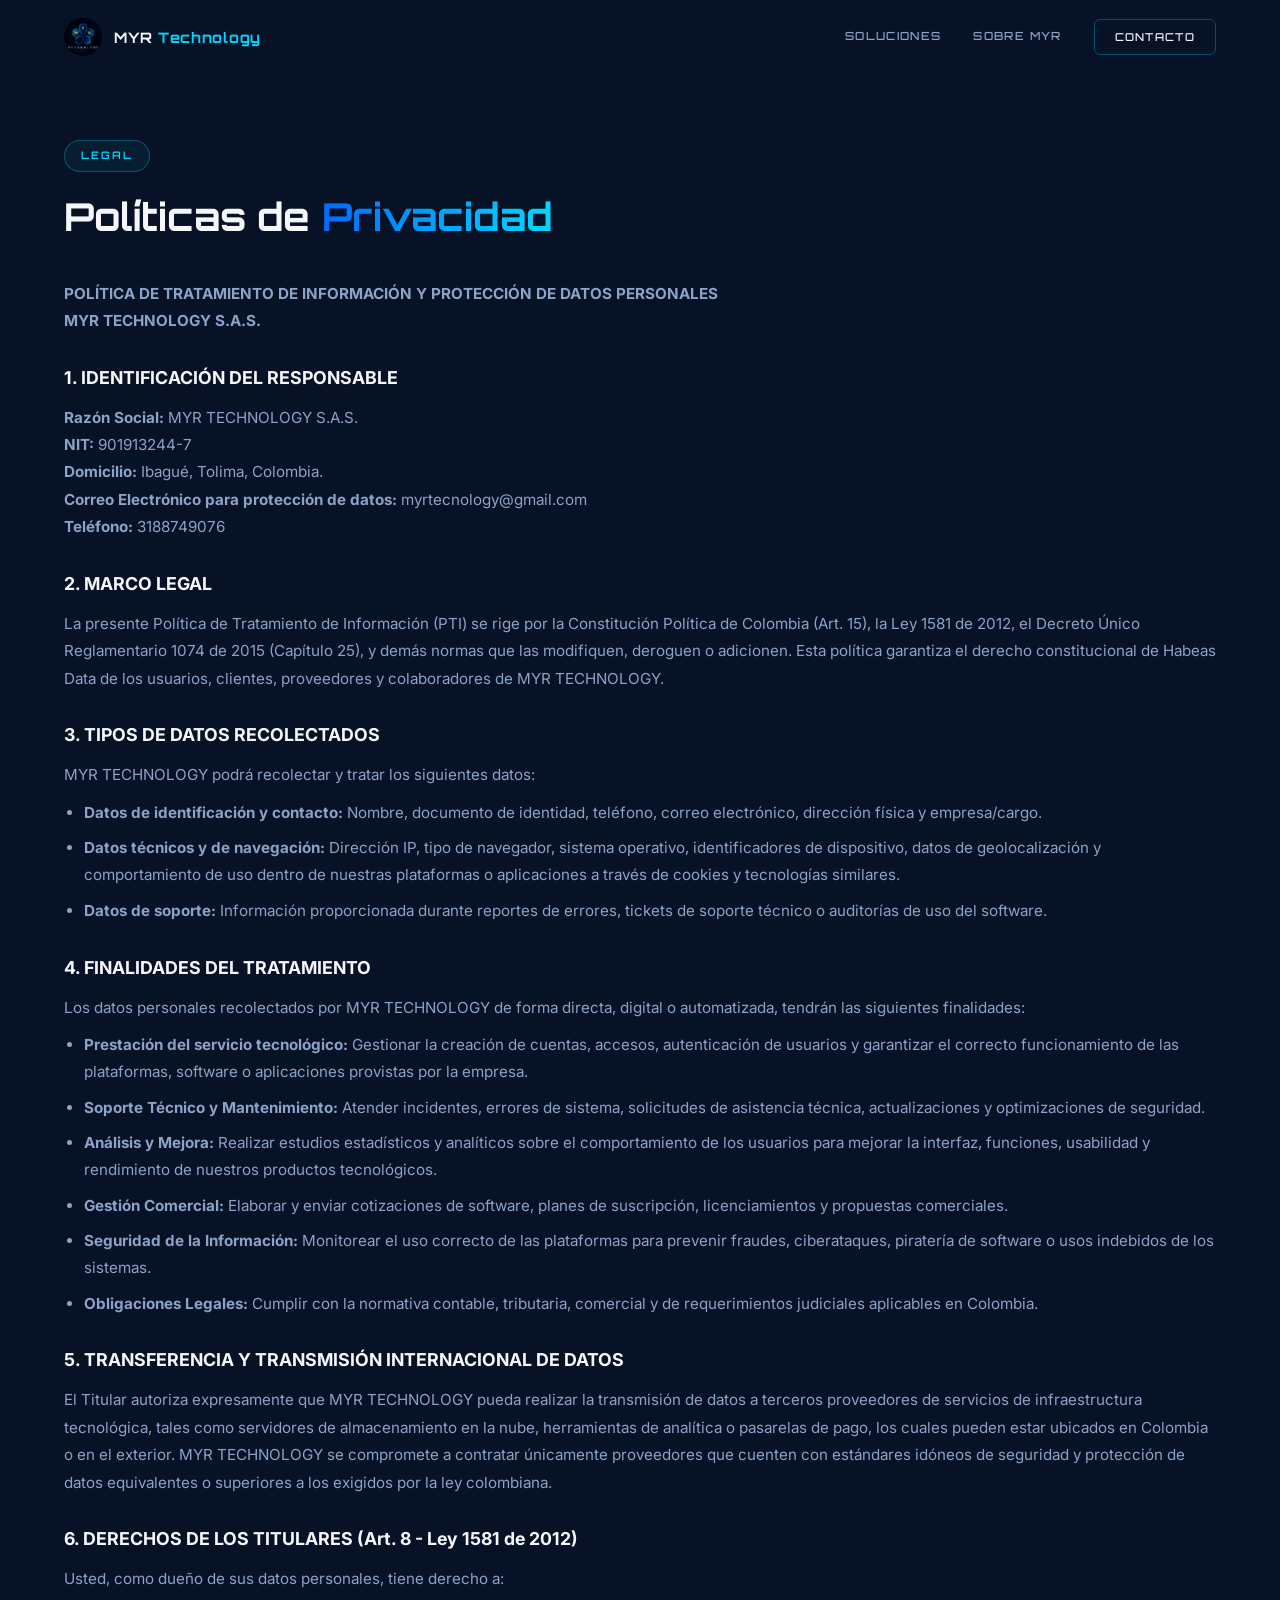
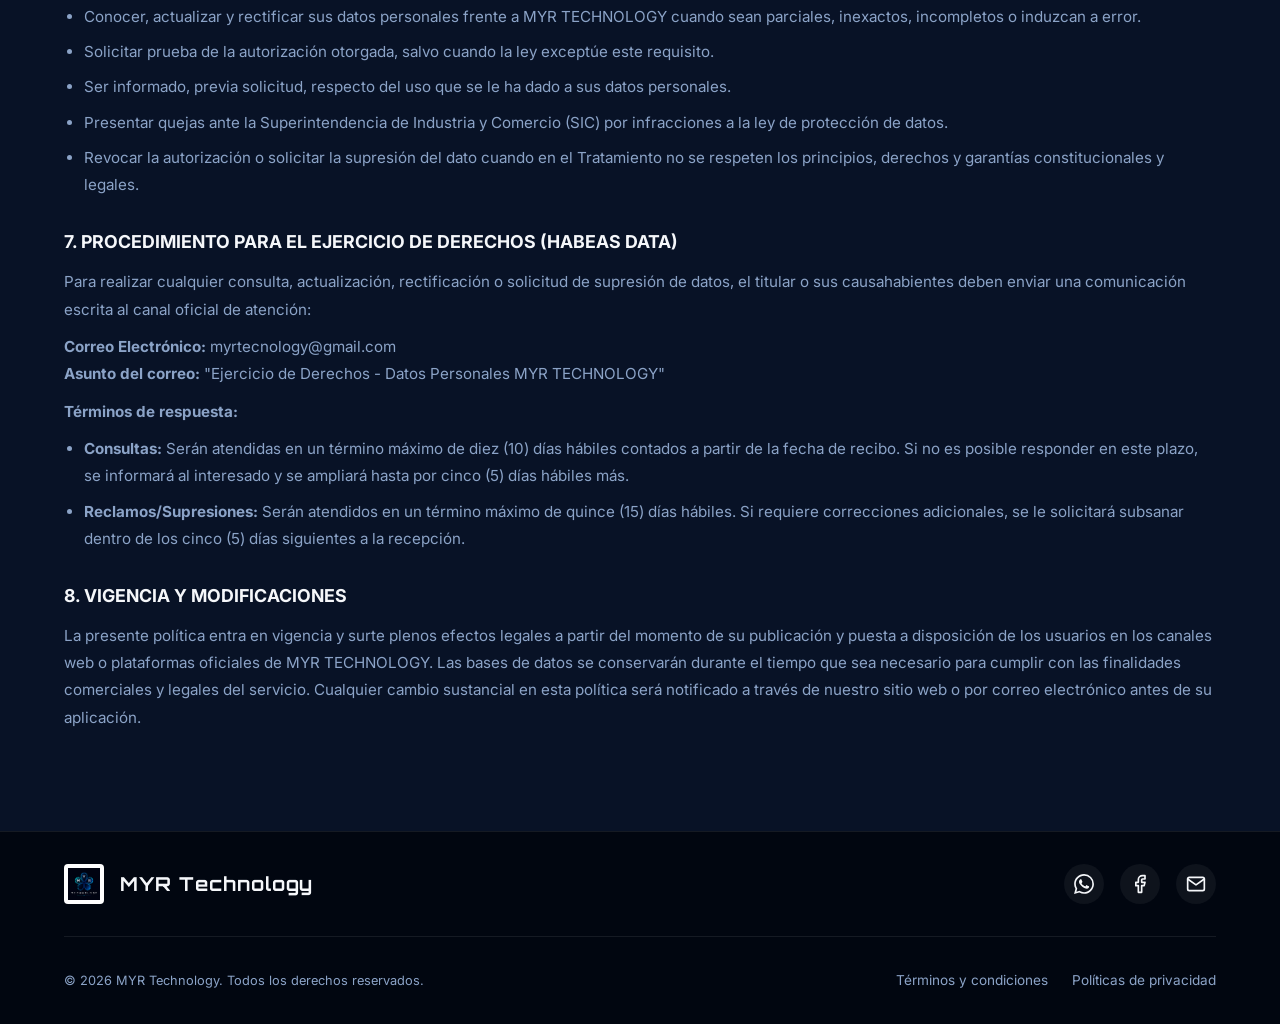
<file: privacidad.html>
<!DOCTYPE html>
<html lang="es">
<head>
  <meta charset="UTF-8" />
  <meta name="viewport" content="width=device-width, initial-scale=1.0" />
  <title>Políticas de Privacidad — MYR Technology</title>
  <link rel="preconnect" href="https://fonts.googleapis.com" />
  <link rel="preconnect" href="https://fonts.gstatic.com" crossorigin />
  <link href="https://fonts.googleapis.com/css2?family=Orbitron:wght@400;500;600;700;800;900&family=Inter:wght@300;400;500;600&display=swap" rel="stylesheet" />
  <link rel="stylesheet" href="style.css" />
</head>
<body>

  <!-- ══════════════ NAVBAR ══════════════ -->
  <header class="navbar" id="navbar">
    <div class="nav-inner">
      <a href="index.html" class="nav-logo">
        <img src="logo_MYR.png" alt="MYR Technology Logo" class="nav-logo-img" />
        <span class="nav-logo-text">MYR <span class="accent">Technology</span></span>
      </a>
      <nav class="nav-links" id="nav-links">
        <a href="servicios.html">Soluciones</a>
        <a href="sobre-myr.html">Sobre MYR</a>
        <a href="index.html#contacto" class="nav-cta">Contacto</a>
      </nav>
      <button class="nav-toggle" id="nav-toggle" aria-label="Abrir menú">
        <span></span><span></span><span></span>
      </button>
    </div>
  </header>

  <section class="section" style="padding-top: 140px; min-height: 70vh;">
    <div class="container">
      <div class="section-tag">Legal</div>
      <h1 class="section-title">Políticas de <span class="accent-gradient">Privacidad</span></h1>
      <div style="color: var(--text-muted); line-height: 1.8; margin-top: 40px; font-size: 0.95rem;">
        <p><strong>POLÍTICA DE TRATAMIENTO DE INFORMACIÓN Y PROTECCIÓN DE DATOS PERSONALES</strong><br>
        <strong>MYR TECHNOLOGY S.A.S.</strong></p>
        <br>
        
        <h3 style="color: var(--text); margin-bottom: 10px;">1. IDENTIFICACIÓN DEL RESPONSABLE</h3>
        <p>
          <strong>Razón Social:</strong> MYR TECHNOLOGY S.A.S.<br>
          <strong>NIT:</strong> 901913244-7<br>
          <strong>Domicilio:</strong> Ibagué, Tolima, Colombia.<br>
          <strong>Correo Electrónico para protección de datos:</strong> myrtecnology@gmail.com<br>
          <strong>Teléfono:</strong> 3188749076
        </p>
        <br>

        <h3 style="color: var(--text); margin-bottom: 10px;">2. MARCO LEGAL</h3>
        <p>La presente Política de Tratamiento de Información (PTI) se rige por la Constitución Política de Colombia (Art. 15), la Ley 1581 de 2012, el Decreto Único Reglamentario 1074 de 2015 (Capítulo 25), y demás normas que las modifiquen, deroguen o adicionen. Esta política garantiza el derecho constitucional de Habeas Data de los usuarios, clientes, proveedores y colaboradores de MYR TECHNOLOGY.</p>
        <br>

        <h3 style="color: var(--text); margin-bottom: 10px;">3. TIPOS DE DATOS RECOLECTADOS</h3>
        <p>MYR TECHNOLOGY podrá recolectar y tratar los siguientes datos:</p>
        <ul style="margin-left: 20px; margin-top: 10px;">
          <li style="margin-bottom: 8px;"><strong>Datos de identificación y contacto:</strong> Nombre, documento de identidad, teléfono, correo electrónico, dirección física y empresa/cargo.</li>
          <li style="margin-bottom: 8px;"><strong>Datos técnicos y de navegación:</strong> Dirección IP, tipo de navegador, sistema operativo, identificadores de dispositivo, datos de geolocalización y comportamiento de uso dentro de nuestras plataformas o aplicaciones a través de cookies y tecnologías similares.</li>
          <li><strong>Datos de soporte:</strong> Información proporcionada durante reportes de errores, tickets de soporte técnico o auditorías de uso del software.</li>
        </ul>
        <br>

        <h3 style="color: var(--text); margin-bottom: 10px;">4. FINALIDADES DEL TRATAMIENTO</h3>
        <p>Los datos personales recolectados por MYR TECHNOLOGY de forma directa, digital o automatizada, tendrán las siguientes finalidades:</p>
        <ul style="margin-left: 20px; margin-top: 10px;">
          <li style="margin-bottom: 8px;"><strong>Prestación del servicio tecnológico:</strong> Gestionar la creación de cuentas, accesos, autenticación de usuarios y garantizar el correcto funcionamiento de las plataformas, software o aplicaciones provistas por la empresa.</li>
          <li style="margin-bottom: 8px;"><strong>Soporte Técnico y Mantenimiento:</strong> Atender incidentes, errores de sistema, solicitudes de asistencia técnica, actualizaciones y optimizaciones de seguridad.</li>
          <li style="margin-bottom: 8px;"><strong>Análisis y Mejora:</strong> Realizar estudios estadísticos y analíticos sobre el comportamiento de los usuarios para mejorar la interfaz, funciones, usabilidad y rendimiento de nuestros productos tecnológicos.</li>
          <li style="margin-bottom: 8px;"><strong>Gestión Comercial:</strong> Elaborar y enviar cotizaciones de software, planes de suscripción, licenciamientos y propuestas comerciales.</li>
          <li style="margin-bottom: 8px;"><strong>Seguridad de la Información:</strong> Monitorear el uso correcto de las plataformas para prevenir fraudes, ciberataques, piratería de software o usos indebidos de los sistemas.</li>
          <li><strong>Obligaciones Legales:</strong> Cumplir con la normativa contable, tributaria, comercial y de requerimientos judiciales aplicables en Colombia.</li>
        </ul>
        <br>

        <h3 style="color: var(--text); margin-bottom: 10px;">5. TRANSFERENCIA Y TRANSMISIÓN INTERNACIONAL DE DATOS</h3>
        <p>El Titular autoriza expresamente que MYR TECHNOLOGY pueda realizar la transmisión de datos a terceros proveedores de servicios de infraestructura tecnológica, tales como servidores de almacenamiento en la nube, herramientas de analítica o pasarelas de pago, los cuales pueden estar ubicados en Colombia o en el exterior. MYR TECHNOLOGY se compromete a contratar únicamente proveedores que cuenten con estándares idóneos de seguridad y protección de datos equivalentes o superiores a los exigidos por la ley colombiana.</p>
        <br>

        <h3 style="color: var(--text); margin-bottom: 10px;">6. DERECHOS DE LOS TITULARES (Art. 8 - Ley 1581 de 2012)</h3>
        <p>Usted, como dueño de sus datos personales, tiene derecho a:</p>
        <ul style="margin-left: 20px; margin-top: 10px;">
          <li style="margin-bottom: 8px;">Conocer, actualizar y rectificar sus datos personales frente a MYR TECHNOLOGY cuando sean parciales, inexactos, incompletos o induzcan a error.</li>
          <li style="margin-bottom: 8px;">Solicitar prueba de la autorización otorgada, salvo cuando la ley exceptúe este requisito.</li>
          <li style="margin-bottom: 8px;">Ser informado, previa solicitud, respecto del uso que se le ha dado a sus datos personales.</li>
          <li style="margin-bottom: 8px;">Presentar quejas ante la Superintendencia de Industria y Comercio (SIC) por infracciones a la ley de protección de datos.</li>
          <li>Revocar la autorización o solicitar la supresión del dato cuando en el Tratamiento no se respeten los principios, derechos y garantías constitucionales y legales.</li>
        </ul>
        <br>

        <h3 style="color: var(--text); margin-bottom: 10px;">7. PROCEDIMIENTO PARA EL EJERCICIO DE DERECHOS (HABEAS DATA)</h3>
        <p>Para realizar cualquier consulta, actualización, rectificación o solicitud de supresión de datos, el titular o sus causahabientes deben enviar una comunicación escrita al canal oficial de atención:</p>
        <ul style="list-style-type: none; margin-top: 10px;">
          <li><strong>Correo Electrónico:</strong> myrtecnology@gmail.com</li>
          <li><strong>Asunto del correo:</strong> "Ejercicio de Derechos - Datos Personales MYR TECHNOLOGY"</li>
        </ul>
        <p style="margin-top: 10px;"><strong>Términos de respuesta:</strong></p>
        <ul style="margin-left: 20px; margin-top: 10px;">
          <li style="margin-bottom: 8px;"><strong>Consultas:</strong> Serán atendidas en un término máximo de diez (10) días hábiles contados a partir de la fecha de recibo. Si no es posible responder en este plazo, se informará al interesado y se ampliará hasta por cinco (5) días hábiles más.</li>
          <li><strong>Reclamos/Supresiones:</strong> Serán atendidos en un término máximo de quince (15) días hábiles. Si requiere correcciones adicionales, se le solicitará subsanar dentro de los cinco (5) días siguientes a la recepción.</li>
        </ul>
        <br>

        <h3 style="color: var(--text); margin-bottom: 10px;">8. VIGENCIA Y MODIFICACIONES</h3>
        <p>La presente política entra en vigencia y surte plenos efectos legales a partir del momento de su publicación y puesta a disposición de los usuarios en los canales web o plataformas oficiales de MYR TECHNOLOGY. Las bases de datos se conservarán durante el tiempo que sea necesario para cumplir con las finalidades comerciales y legales del servicio. Cualquier cambio sustancial en esta política será notificado a través de nuestro sitio web o por correo electrónico antes de su aplicación.</p>
      </div>
    </div>
  </section>

  <!-- ══════════════ FOOTER ══════════════ -->
  <footer class="footer">
    <div class="container">
      <div class="footer-top" style="display: flex; justify-content: space-between; align-items: center; border-bottom: 1px solid var(--border); padding-bottom: 2rem; margin-bottom: 2rem; flex-wrap: wrap; gap: 1rem;">
        <div class="footer-brand" style="display: flex; align-items: center; gap: 1rem;">
          <img src="logo_MYR.png" alt="MYR Technology" class="footer-logo" style="width: 40px; height: 40px; background: white; padding: 4px; border-radius: 4px;" />
          <span class="footer-name" style="font-weight: 700; font-size: 1.2rem; font-family: var(--font-head);">MYR Technology</span>
        </div>
        <div class="footer-socials" style="display: flex; gap: 1rem;">
          <a href="https://wa.me/573188749076" target="_blank" class="social-icon" aria-label="WhatsApp" style="display: flex; align-items: center; justify-content: center; width: 40px; height: 40px; border-radius: 50%; background: rgba(255,255,255,0.05); color: var(--text); transition: all 0.3s;"><svg width="20" height="20" viewBox="0 0 24 24" fill="currentColor"><path d="M17.472 14.382c-.297-.149-1.758-.867-2.03-.967-.273-.099-.471-.148-.67.15-.197.297-.767.966-.94 1.164-.173.199-.347.223-.644.075-.297-.15-1.255-.463-2.39-1.475-.883-.788-1.48-1.761-1.653-2.059-.173-.297-.018-.458.13-.606.134-.133.298-.347.446-.52.149-.174.198-.298.298-.497.099-.198.05-.371-.025-.52-.075-.149-.669-1.612-.916-2.207-.242-.579-.487-.5-.669-.51-.173-.008-.371-.01-.57-.01-.198 0-.52.074-.792.372-.272.297-1.04 1.016-1.04 2.479 0 1.462 1.065 2.875 1.213 3.074.149.198 2.096 3.2 5.077 4.487.709.306 1.262.489 1.694.625.712.227 1.36.195 1.871.118.571-.085 1.758-.719 2.006-1.413.248-.694.248-1.289.173-1.413-.074-.124-.272-.198-.57-.347m-5.421 7.403h-.004a9.87 9.87 0 0 1-5.031-1.378l-.361-.214-3.741.982.998-3.648-.235-.374a9.86 9.86 0 0 1-1.51-5.26c.001-5.45 4.436-9.884 9.888-9.884 2.64 0 5.122 1.03 6.988 2.898a9.825 9.825 0 0 1 2.893 6.994c-.003 5.45-4.437 9.884-9.885 9.884m8.413-18.297A11.815 11.815 0 0 0 12.05 0C5.495 0 .16 5.335.157 11.892c0 2.096.547 4.142 1.588 5.945L.057 24l6.305-1.654a11.882 11.882 0 0 0 5.683 1.448h.005c6.554 0 11.89-5.335 11.893-11.893a11.821 11.821 0 0 0-3.48-8.413Z"/></svg></a>
          <a href="https://www.facebook.com/share/1B3WhjsHdQ/" class="social-icon" aria-label="Facebook" style="display: flex; align-items: center; justify-content: center; width: 40px; height: 40px; border-radius: 50%; background: rgba(255,255,255,0.05); color: var(--text); transition: all 0.3s;"><svg width="20" height="20" viewBox="0 0 24 24" fill="none" stroke="currentColor" stroke-width="2" stroke-linecap="round" stroke-linejoin="round"><path d="M18 2h-3a5 5 0 0 0-5 5v3H7v4h3v8h4v-8h3l1-4h-4V7a1 1 0 0 1 1-1h3z"/></svg></a>
          <a href="mailto:myrtecnology@gmail.com" class="social-icon" aria-label="Email" style="display: flex; align-items: center; justify-content: center; width: 40px; height: 40px; border-radius: 50%; background: rgba(255,255,255,0.05); color: var(--text); transition: all 0.3s;"><svg width="20" height="20" viewBox="0 0 24 24" fill="none" stroke="currentColor" stroke-width="2" stroke-linecap="round" stroke-linejoin="round"><path d="M4 4h16c1.1 0 2 .9 2 2v12c0 1.1-.9 2-2 2H4c-1.1 0-2-.9-2-2V6c0-1.1.9-2 2-2z"/><polyline points="22,6 12,13 2,6"/></svg></a>
        </div>
      </div>
      <div class="footer-bottom" style="display: flex; justify-content: space-between; align-items: center; font-size: 0.85rem; color: var(--text-muted); flex-wrap: wrap; gap: 1rem;">
        <p class="footer-copy" style="margin: 0;">© 2026 MYR Technology. Todos los derechos reservados.</p>
        <div class="footer-legal" style="display: flex; gap: 1.5rem;">
          <a href="terminos.html" style="color: inherit; transition: color 0.3s;">Términos y condiciones</a>
          <a href="privacidad.html" style="color: inherit; transition: color 0.3s;">Políticas de privacidad</a>
        </div>
      </div>
    </div>
  </footer>

  <script src="script.js"></script>
</body>
</html>
</file>
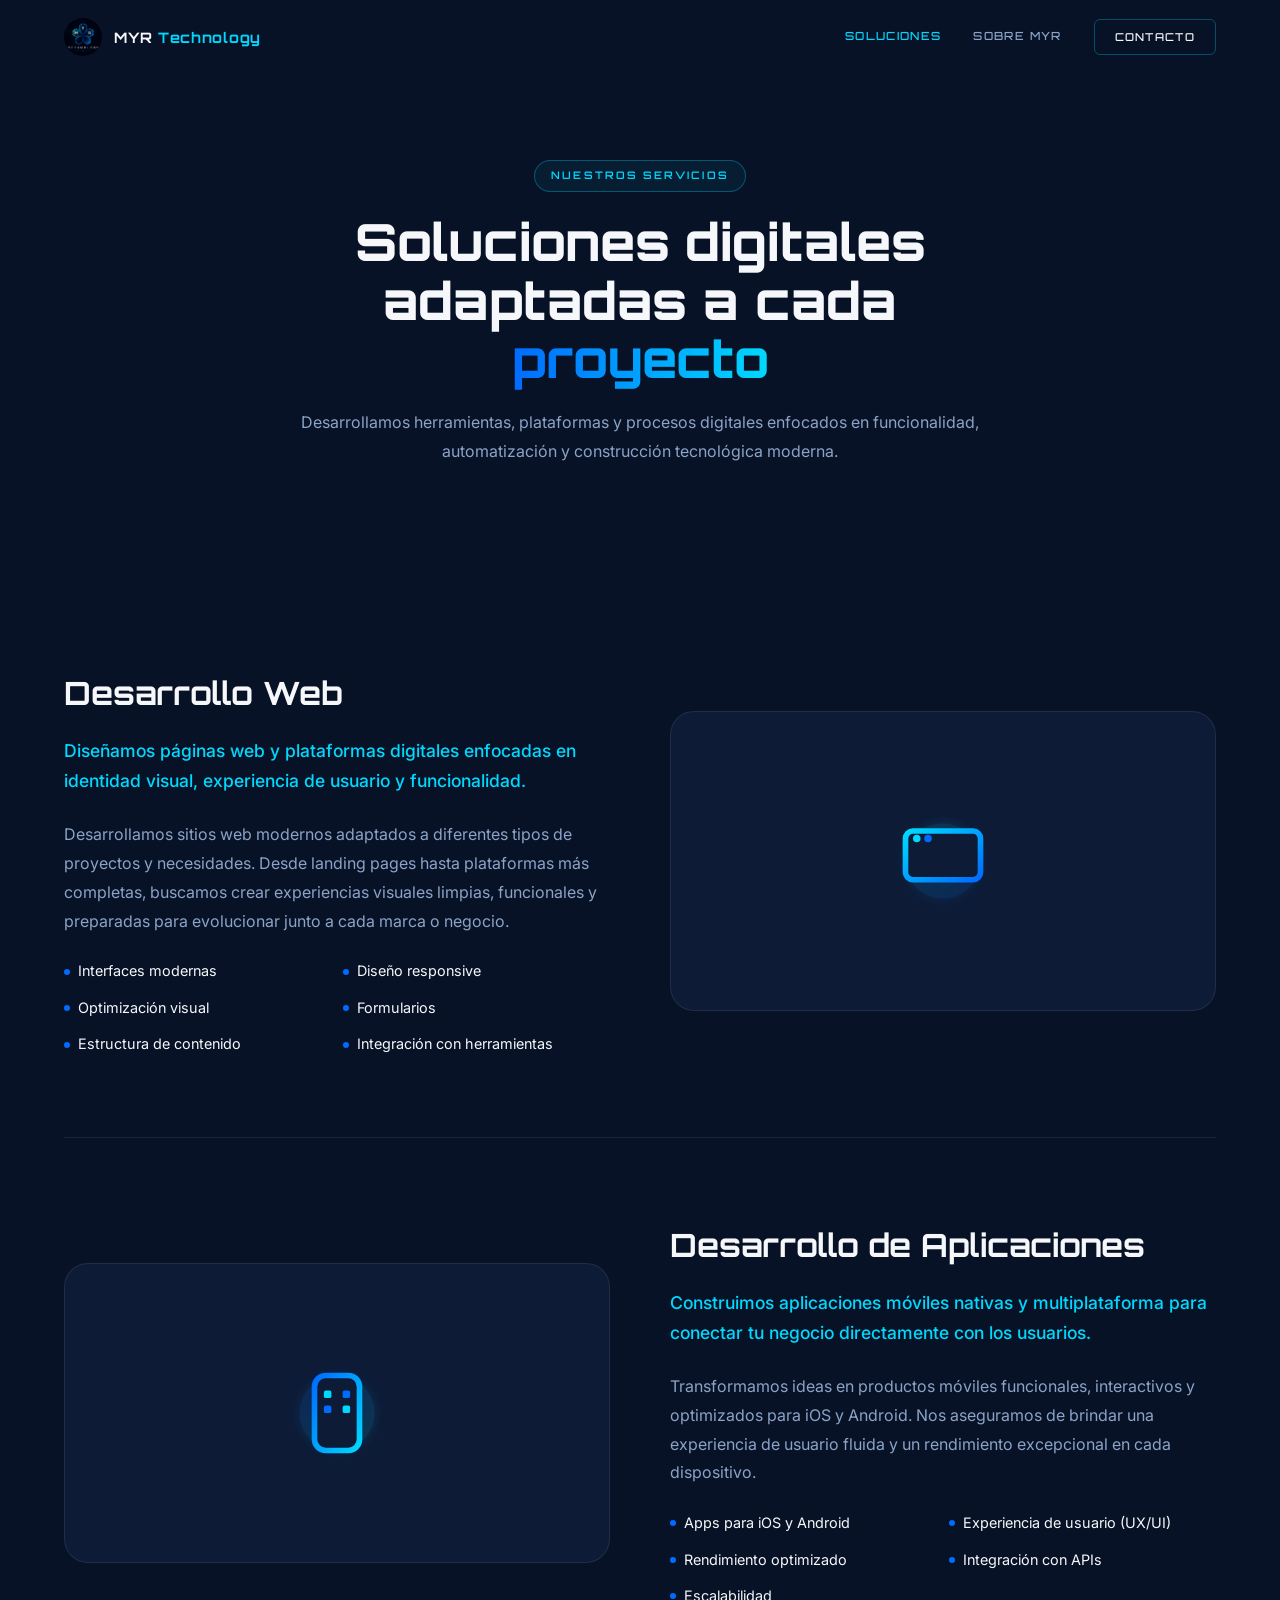
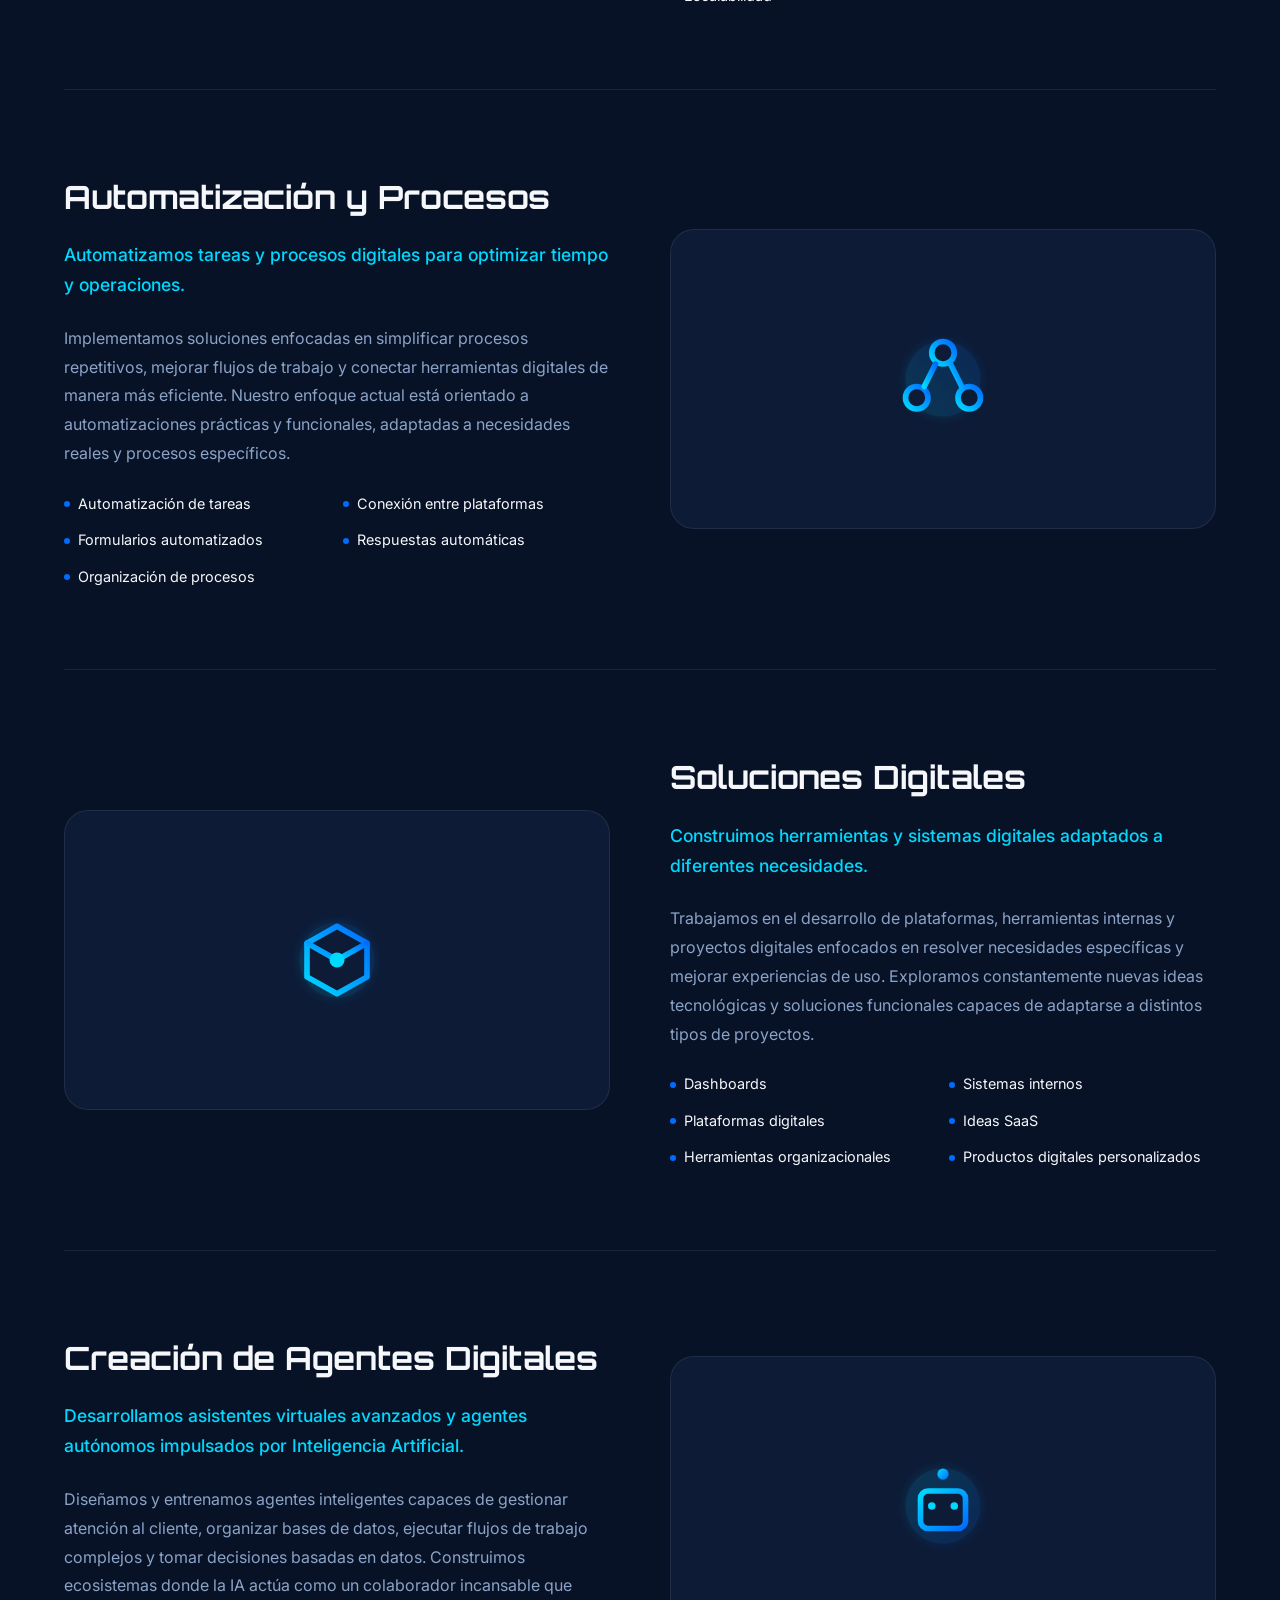
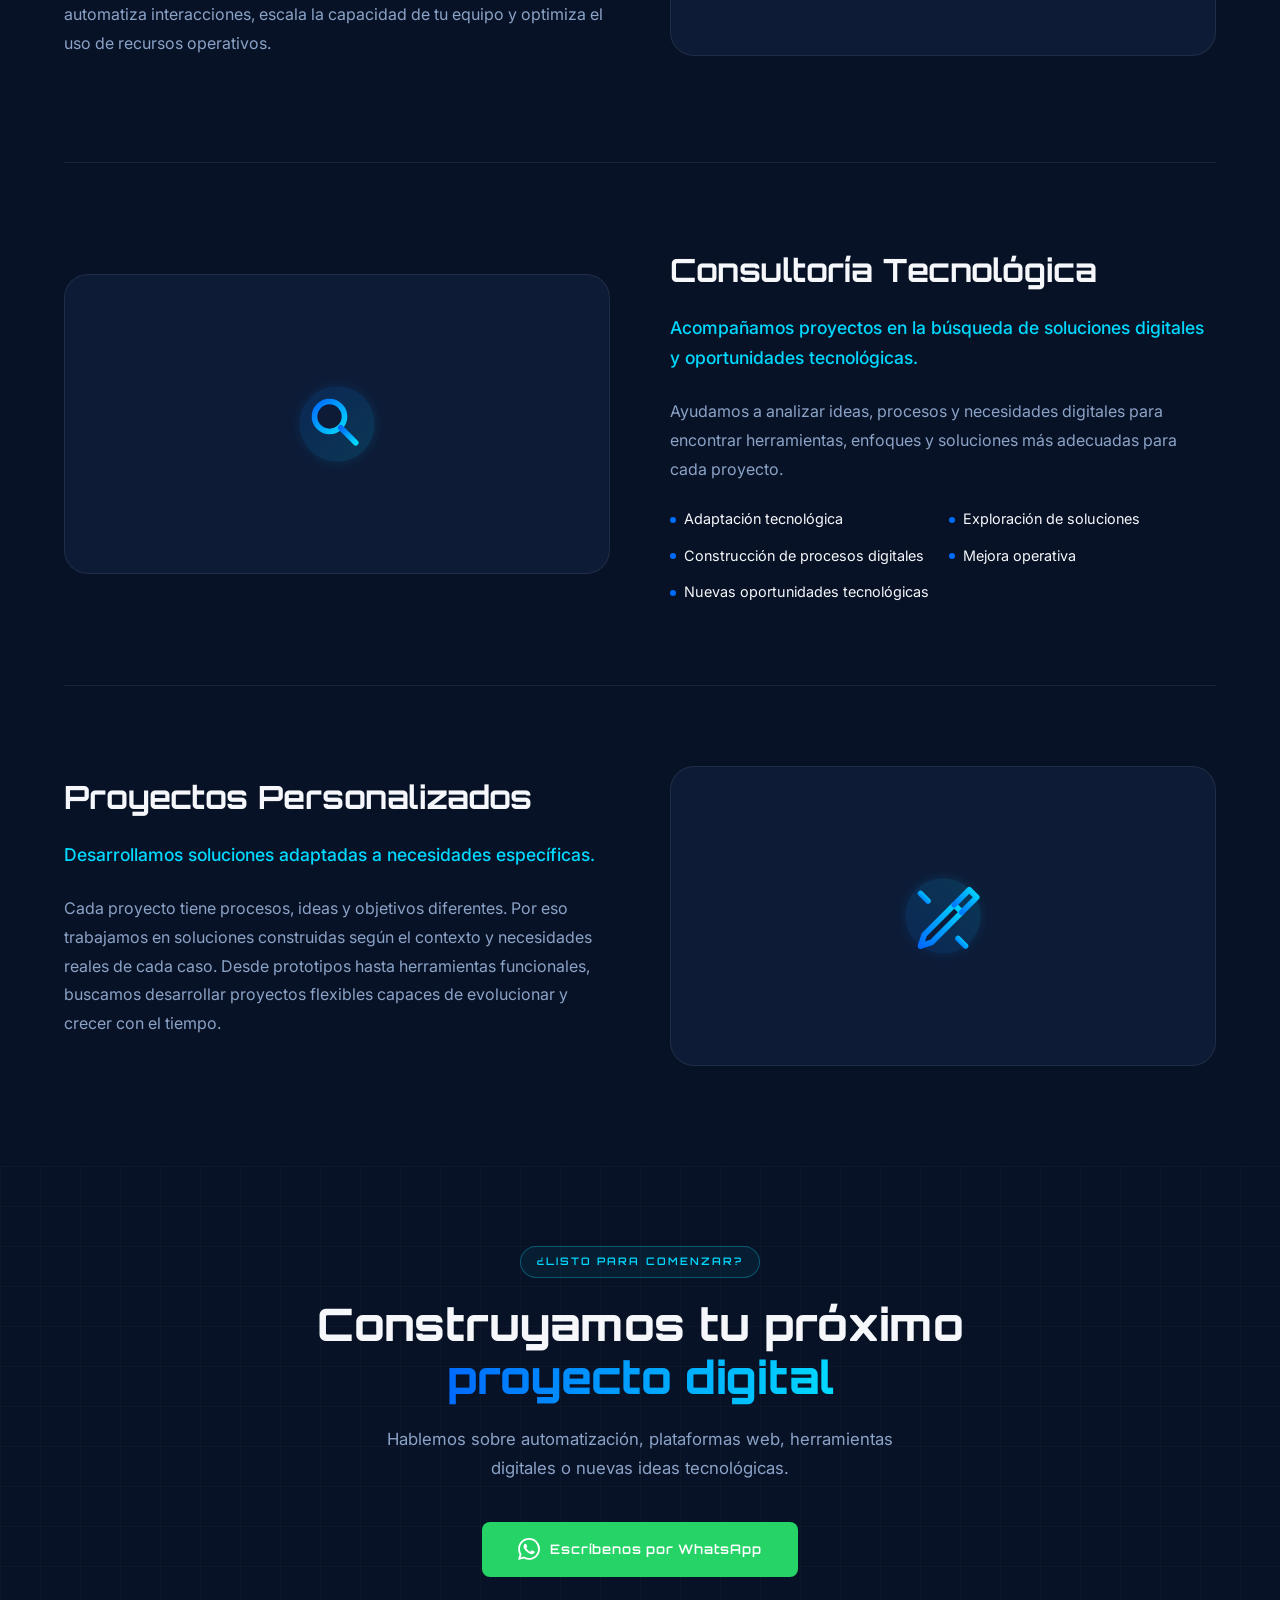
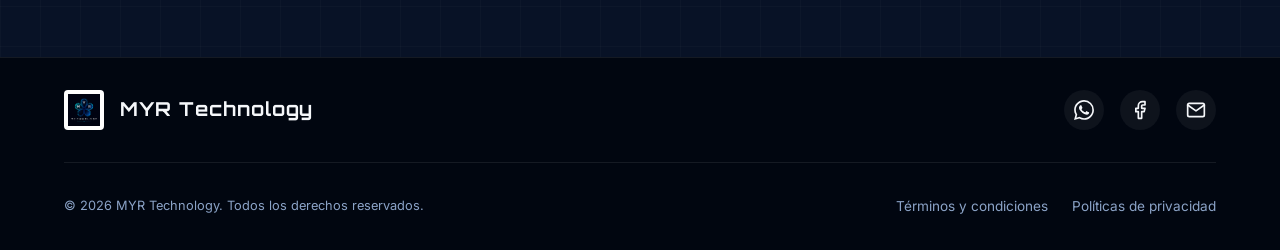
<file: servicios.html>
<!DOCTYPE html>
<html lang="es">
<head>
  <meta charset="UTF-8" />
  <meta name="viewport" content="width=device-width, initial-scale=1.0" />
  <title>Servicios — MYR Technology</title>
  <meta name="description" content="Servicios de MYR Technology: Desarrollo Web, Automatización, Soluciones Digitales, Integraciones y Consultoría." />
  <link rel="preconnect" href="https://fonts.googleapis.com" />
  <link rel="preconnect" href="https://fonts.gstatic.com" crossorigin />
  <link href="https://fonts.googleapis.com/css2?family=Orbitron:wght@400;500;600;700;800;900&family=Inter:wght@300;400;500;600&display=swap" rel="stylesheet" />
  <link rel="stylesheet" href="style.css" />
  <style>
    /* Estilos específicos para la página de servicios */
    .services-hero {
      padding: 160px 24px 80px;
      text-align: center;
      max-width: 800px;
      margin: 0 auto;
    }
    .service-block {
      padding: 80px 0;
      border-bottom: 1px solid var(--border);
    }
    .service-block:last-child {
      border-bottom: none;
    }
    .service-wrapper {
      display: grid;
      grid-template-columns: 1fr 1fr;
      gap: 60px;
      align-items: center;
    }
    .service-wrapper.reverse {
      direction: rtl;
    }
    .service-wrapper.reverse > * {
      direction: ltr;
    }
    .service-content h2 {
      font-family: var(--font-head);
      font-size: 2rem;
      margin-bottom: 16px;
      color: var(--text);
    }
    .service-intro {
      font-size: 1.1rem;
      color: var(--cyan);
      font-weight: 500;
      margin-bottom: 24px;
    }
    .service-desc {
      color: var(--text-muted);
      line-height: 1.8;
      margin-bottom: 24px;
    }
    .service-list {
      list-style: none;
      display: grid;
      grid-template-columns: 1fr 1fr;
      gap: 12px;
    }
    .service-list li {
      display: flex;
      align-items: center;
      gap: 8px;
      font-size: 0.9rem;
      color: var(--text);
    }
    .service-list li::before {
      content: '';
      width: 6px;
      height: 6px;
      background: var(--blue-elec);
      border-radius: 50%;
    }
    .service-visual {
      background: var(--bg-card);
      border: 1px solid var(--border);
      border-radius: var(--radius);
      padding: 60px;
      display: flex;
      align-items: center;
      justify-content: center;
      min-height: 300px;
    }
    .service-visual svg {
      width: 120px;
      height: 120px;
    }

    @media (max-width: 768px) {
      .service-wrapper {
        grid-template-columns: 1fr;
        gap: 40px;
      }
      .service-wrapper.reverse {
        direction: ltr;
      }
      .service-visual {
        min-height: 200px;
        order: -1;
      }
    }
  </style>
</head>
<body>

  <!-- ══════════════ NAVBAR ══════════════ -->
  <header class="navbar" id="navbar">
    <div class="nav-inner">
      <a href="index.html" class="nav-logo">
        <img src="logo_MYR.png" alt="MYR Technology Logo" class="nav-logo-img" />
        <span class="nav-logo-text">MYR <span class="accent">Technology</span></span>
      </a>
      <nav class="nav-links" id="nav-links">
        <a href="servicios.html" style="color: var(--cyan);">Soluciones</a>
        <a href="sobre-myr.html">Sobre MYR</a>
        <a href="index.html#contacto" class="nav-cta">Contacto</a>
      </nav>
      <button class="nav-toggle" id="nav-toggle" aria-label="Abrir menú">
        <span></span><span></span><span></span>
      </button>
    </div>
  </header>

  <!-- ══════════════ HERO SERVICIOS ══════════════ -->
  <section class="services-hero">
    <div class="section-tag">Nuestros Servicios</div>
    <h1 class="hero-title">Soluciones digitales adaptadas a cada <span class="hero-gradient">proyecto</span></h1>
    <p class="hero-desc">
      Desarrollamos herramientas, plataformas y procesos digitales enfocados en funcionalidad, automatización y construcción tecnológica moderna.
    </p>
  </section>

  <!-- ══════════════ DETALLE SERVICIOS ══════════════ -->
  <section class="section pt-0" style="padding-bottom: 20px;">
    <div class="container">

      <!-- BLOQUE 1 -->
      <article class="service-block">
        <div class="service-wrapper">
          <div class="service-content">
            <h2>Desarrollo Web</h2>
            <p class="service-intro">Diseñamos páginas web y plataformas digitales enfocadas en identidad visual, experiencia de usuario y funcionalidad.</p>
            <p class="service-desc">Desarrollamos sitios web modernos adaptados a diferentes tipos de proyectos y necesidades. Desde landing pages hasta plataformas más completas, buscamos crear experiencias visuales limpias, funcionales y preparadas para evolucionar junto a cada marca o negocio.</p>
            <ul class="service-list">
              <li>Interfaces modernas</li>
              <li>Diseño responsive</li>
              <li>Optimización visual</li>
              <li>Formularios</li>
              <li>Estructura de contenido</li>
              <li>Integración con herramientas</li>
            </ul>
          </div>
          <div class="service-visual">
            <svg viewBox="0 0 64 64" fill="none" xmlns="http://www.w3.org/2000/svg">
              <defs>
                <linearGradient id="grad1" x1="0%" y1="0%" x2="100%" y2="100%">
                  <stop offset="0%" stop-color="#00D9FF" />
                  <stop offset="100%" stop-color="#006BFF" />
                </linearGradient>
                <filter id="glow1" x="-20%" y="-20%" width="140%" height="140%">
                  <feGaussianBlur stdDeviation="3" result="blur" />
                  <feComposite in="SourceGraphic" in2="blur" operator="over" />
                </filter>
              </defs>
              <circle cx="32" cy="32" r="20" fill="url(#grad1)" opacity="0.15" filter="url(#glow1)"/>
              <path d="M22 50h20" stroke="url(#grad1)" stroke-width="3" stroke-linecap="round"/>
              <path d="M32 42v8" stroke="url(#grad1)" stroke-width="3" stroke-linecap="round"/>
              <rect x="12" y="16" width="40" height="26" rx="4" fill="#0D1B36" stroke="url(#grad1)" stroke-width="3"/>
              <path d="M12 24h40" stroke="url(#grad1)" stroke-width="3"/>
              <circle cx="18" cy="20" r="2" fill="#00D9FF"/>
              <circle cx="24" cy="20" r="2" fill="#006BFF"/>
            </svg>
          </div>
        </div>
      </article>

      <!-- BLOQUE 2 -->
      <article class="service-block">
        <div class="service-wrapper reverse">
          <div class="service-content">
            <h2>Desarrollo de Aplicaciones</h2>
            <p class="service-intro">Construimos aplicaciones móviles nativas y multiplataforma para conectar tu negocio directamente con los usuarios.</p>
            <p class="service-desc">Transformamos ideas en productos móviles funcionales, interactivos y optimizados para iOS y Android. Nos aseguramos de brindar una experiencia de usuario fluida y un rendimiento excepcional en cada dispositivo.</p>
            <ul class="service-list">
              <li>Apps para iOS y Android</li>
              <li>Experiencia de usuario (UX/UI)</li>
              <li>Rendimiento optimizado</li>
              <li>Integración con APIs</li>
              <li>Escalabilidad</li>
            </ul>
          </div>
          <div class="service-visual">
            <svg viewBox="0 0 64 64" fill="none" xmlns="http://www.w3.org/2000/svg">
              <defs>
                <linearGradient id="grad2" x1="0%" y1="0%" x2="100%" y2="100%">
                  <stop offset="0%" stop-color="#006BFF" />
                  <stop offset="100%" stop-color="#00D9FF" />
                </linearGradient>
                <filter id="glow2" x="-20%" y="-20%" width="140%" height="140%">
                  <feGaussianBlur stdDeviation="3" result="blur" />
                  <feComposite in="SourceGraphic" in2="blur" operator="over" />
                </filter>
              </defs>
              <circle cx="32" cy="32" r="20" fill="url(#grad2)" opacity="0.15" filter="url(#glow2)"/>
              <rect x="20" y="12" width="24" height="40" rx="6" fill="#0D1B36" stroke="url(#grad2)" stroke-width="3"/>
              <rect x="25" y="20" width="4" height="4" rx="1" fill="#00D9FF"/>
              <rect x="35" y="20" width="4" height="4" rx="1" fill="#006BFF"/>
              <rect x="25" y="28" width="4" height="4" rx="1" fill="#006BFF"/>
              <rect x="35" y="28" width="4" height="4" rx="1" fill="#00D9FF"/>
              <path d="M28 44h8" stroke="url(#grad2)" stroke-width="3" stroke-linecap="round"/>
            </svg>
          </div>
        </div>
      </article>

      <!-- BLOQUE 3 -->
      <article class="service-block">
        <div class="service-wrapper">
          <div class="service-content">
            <h2>Automatización y Procesos</h2>
            <p class="service-intro">Automatizamos tareas y procesos digitales para optimizar tiempo y operaciones.</p>
            <p class="service-desc">Implementamos soluciones enfocadas en simplificar procesos repetitivos, mejorar flujos de trabajo y conectar herramientas digitales de manera más eficiente. Nuestro enfoque actual está orientado a automatizaciones prácticas y funcionales, adaptadas a necesidades reales y procesos específicos.</p>
            <ul class="service-list">
              <li>Automatización de tareas</li>
              <li>Conexión entre plataformas</li>
              <li>Formularios automatizados</li>
              <li>Respuestas automáticas</li>
              <li>Organización de procesos</li>
            </ul>
          </div>
          <div class="service-visual">
            <svg viewBox="0 0 64 64" fill="none" xmlns="http://www.w3.org/2000/svg">
              <defs>
                <linearGradient id="grad3" x1="0%" y1="100%" x2="100%" y2="0%">
                  <stop offset="0%" stop-color="#00D9FF" />
                  <stop offset="100%" stop-color="#006BFF" />
                </linearGradient>
                <filter id="glow3" x="-20%" y="-20%" width="140%" height="140%">
                  <feGaussianBlur stdDeviation="3" result="blur" />
                  <feComposite in="SourceGraphic" in2="blur" operator="over" />
                </filter>
              </defs>
              <circle cx="32" cy="32" r="20" fill="url(#grad3)" opacity="0.15" filter="url(#glow3)"/>
              <circle cx="32" cy="18" r="6" fill="#0D1B36" stroke="url(#grad3)" stroke-width="3"/>
              <circle cx="18" cy="42" r="6" fill="#0D1B36" stroke="url(#grad3)" stroke-width="3"/>
              <circle cx="46" cy="42" r="6" fill="#0D1B36" stroke="url(#grad3)" stroke-width="3"/>
              <path d="M28 24l-6 12" stroke="url(#grad3)" stroke-width="3" stroke-linecap="round"/>
              <path d="M36 24l6 12" stroke="url(#grad3)" stroke-width="3" stroke-linecap="round"/>
              <path d="M24 42h16" stroke="url(#grad3)" stroke-width="3" stroke-linecap="round" stroke-dasharray="4 4"/>
            </svg>
          </div>
        </div>
      </article>

      <!-- BLOQUE 4 -->
      <article class="service-block">
        <div class="service-wrapper reverse">
          <div class="service-content">
            <h2>Soluciones Digitales</h2>
            <p class="service-intro">Construimos herramientas y sistemas digitales adaptados a diferentes necesidades.</p>
            <p class="service-desc">Trabajamos en el desarrollo de plataformas, herramientas internas y proyectos digitales enfocados en resolver necesidades específicas y mejorar experiencias de uso. Exploramos constantemente nuevas ideas tecnológicas y soluciones funcionales capaces de adaptarse a distintos tipos de proyectos.</p>
            <ul class="service-list">
              <li>Dashboards</li>
              <li>Sistemas internos</li>
              <li>Plataformas digitales</li>
              <li>Ideas SaaS</li>
              <li>Herramientas organizacionales</li>
              <li>Productos digitales personalizados</li>
            </ul>
          </div>
          <div class="service-visual">
            <svg viewBox="0 0 64 64" fill="none" xmlns="http://www.w3.org/2000/svg">
              <defs>
                <linearGradient id="grad4" x1="100%" y1="0%" x2="0%" y2="100%">
                  <stop offset="0%" stop-color="#006BFF" />
                  <stop offset="100%" stop-color="#00D9FF" />
                </linearGradient>
                <filter id="glow4" x="-20%" y="-20%" width="140%" height="140%">
                  <feGaussianBlur stdDeviation="3" result="blur" />
                  <feComposite in="SourceGraphic" in2="blur" operator="over" />
                </filter>
              </defs>
              <circle cx="32" cy="32" r="20" fill="url(#grad4)" opacity="0.15" filter="url(#glow4)"/>
              <path d="M32 14l16 9v18l-16 9-16-9V23l16-9z" fill="#0D1B36" stroke="url(#grad4)" stroke-width="3" stroke-linejoin="round"/>
              <path d="M32 14v18" stroke="url(#grad4)" stroke-width="3" stroke-linecap="round"/>
              <path d="M32 32l16-9" stroke="url(#grad4)" stroke-width="3" stroke-linecap="round"/>
              <path d="M32 32l-16-9" stroke="url(#grad4)" stroke-width="3" stroke-linecap="round"/>
              <circle cx="32" cy="32" r="4" fill="#00D9FF"/>
            </svg>
          </div>
        </div>
      </article>

      <!-- BLOQUE 5 -->
      <article class="service-block">
        <div class="service-wrapper">
          <div class="service-content">
            <h2>Creación de Agentes Digitales</h2>
            <p class="service-intro">Desarrollamos asistentes virtuales avanzados y agentes autónomos impulsados por Inteligencia Artificial.</p>
            <p class="service-desc">Diseñamos y entrenamos agentes inteligentes capaces de gestionar atención al cliente, organizar bases de datos, ejecutar flujos de trabajo complejos y tomar decisiones basadas en datos. Construimos ecosistemas donde la IA actúa como un colaborador incansable que automatiza interacciones, escala la capacidad de tu equipo y optimiza el uso de recursos operativos.</p>
          </div>
          <div class="service-visual">
            <svg viewBox="0 0 64 64" fill="none" xmlns="http://www.w3.org/2000/svg">
              <defs>
                <linearGradient id="grad5" x1="0%" y1="0%" x2="100%" y2="100%">
                  <stop offset="0%" stop-color="#00D9FF" />
                  <stop offset="100%" stop-color="#006BFF" />
                </linearGradient>
                <filter id="glow5" x="-20%" y="-20%" width="140%" height="140%">
                  <feGaussianBlur stdDeviation="3" result="blur" />
                  <feComposite in="SourceGraphic" in2="blur" operator="over" />
                </filter>
              </defs>
              <circle cx="32" cy="32" r="20" fill="url(#grad5)" opacity="0.15" filter="url(#glow5)"/>
              <rect x="20" y="24" width="24" height="20" rx="4" fill="#0D1B36" stroke="url(#grad5)" stroke-width="3"/>
              <circle cx="26" cy="32" r="2" fill="#00D9FF"/>
              <circle cx="38" cy="32" r="2" fill="#00D9FF"/>
              <path d="M32 24v-6" stroke="url(#grad5)" stroke-width="3" stroke-linecap="round"/>
              <circle cx="32" cy="15" r="3" fill="url(#grad5)"/>
              <path d="M20 34h-4" stroke="url(#grad5)" stroke-width="3" stroke-linecap="round"/>
              <path d="M48 34h-4" stroke="url(#grad5)" stroke-width="3" stroke-linecap="round"/>
            </svg>
          </div>
        </div>
      </article>

      <!-- BLOQUE 6 -->
      <article class="service-block">
        <div class="service-wrapper reverse">
          <div class="service-content">
            <h2>Consultoría Tecnológica</h2>
            <p class="service-intro">Acompañamos proyectos en la búsqueda de soluciones digitales y oportunidades tecnológicas.</p>
            <p class="service-desc">Ayudamos a analizar ideas, procesos y necesidades digitales para encontrar herramientas, enfoques y soluciones más adecuadas para cada proyecto.</p>
            <ul class="service-list">
              <li>Adaptación tecnológica</li>
              <li>Exploración de soluciones</li>
              <li>Construcción de procesos digitales</li>
              <li>Mejora operativa</li>
              <li>Nuevas oportunidades tecnológicas</li>
            </ul>
          </div>
          <div class="service-visual">
            <svg viewBox="0 0 64 64" fill="none" xmlns="http://www.w3.org/2000/svg">
              <defs>
                <linearGradient id="grad6" x1="0%" y1="0%" x2="100%" y2="100%">
                  <stop offset="0%" stop-color="#006BFF" />
                  <stop offset="100%" stop-color="#00D9FF" />
                </linearGradient>
                <filter id="glow6" x="-20%" y="-20%" width="140%" height="140%">
                  <feGaussianBlur stdDeviation="3" result="blur" />
                  <feComposite in="SourceGraphic" in2="blur" operator="over" />
                </filter>
              </defs>
              <circle cx="32" cy="32" r="20" fill="url(#grad6)" opacity="0.15" filter="url(#glow6)"/>
              <circle cx="28" cy="28" r="8" fill="#0D1B36" stroke="url(#grad6)" stroke-width="3"/>
              <path d="M34 34l8 8" stroke="url(#grad6)" stroke-width="3" stroke-linecap="round"/>
              <path d="M46 20v16" stroke="url(#grad6)" stroke-width="3" stroke-linecap="round"/>
              <path d="M40 26h12" stroke="url(#grad6)" stroke-width="3" stroke-linecap="round"/>
            </svg>
          </div>
        </div>
      </article>

      <!-- BLOQUE 7 -->
      <article class="service-block">
        <div class="service-wrapper">
          <div class="service-content">
            <h2>Proyectos Personalizados</h2>
            <p class="service-intro">Desarrollamos soluciones adaptadas a necesidades específicas.</p>
            <p class="service-desc">Cada proyecto tiene procesos, ideas y objetivos diferentes. Por eso trabajamos en soluciones construidas según el contexto y necesidades reales de cada caso. Desde prototipos hasta herramientas funcionales, buscamos desarrollar proyectos flexibles capaces de evolucionar y crecer con el tiempo.</p>
          </div>
          <div class="service-visual">
            <svg viewBox="0 0 64 64" fill="none" xmlns="http://www.w3.org/2000/svg">
              <defs>
                <linearGradient id="grad7" x1="100%" y1="0%" x2="0%" y2="100%">
                  <stop offset="0%" stop-color="#00D9FF" />
                  <stop offset="100%" stop-color="#006BFF" />
                </linearGradient>
                <filter id="glow7" x="-20%" y="-20%" width="140%" height="140%">
                  <feGaussianBlur stdDeviation="3" result="blur" />
                  <feComposite in="SourceGraphic" in2="blur" operator="over" />
                </filter>
              </defs>
              <circle cx="32" cy="32" r="20" fill="url(#grad7)" opacity="0.15" filter="url(#glow7)"/>
              <path d="M22 42l16-16 4 4-16 16-6 2 2-6z" fill="#0D1B36" stroke="url(#grad7)" stroke-width="3" stroke-linejoin="round"/>
              <path d="M38 26l8-8 4 4-8 8" stroke="url(#grad7)" stroke-width="3" stroke-linecap="round" stroke-linejoin="round"/>
              <path d="M20 20l4 4" stroke="url(#grad7)" stroke-width="3" stroke-linecap="round"/>
              <path d="M40 44l4 4" stroke="url(#grad7)" stroke-width="3" stroke-linecap="round"/>
            </svg>
          </div>
        </div>
      </article>

    </div>
  </section>

  <!-- ══════════════ CTA FINAL ══════════════ -->
  <section class="cta-section" id="contacto">
    <div class="cta-bg">
      <div class="cta-grid"></div>
    </div>
    <div class="container">
      <div class="cta-content">
        <div class="section-tag">¿Listo para comenzar?</div>
        <h2 class="cta-title">Construyamos tu próximo<br/><span class="accent-gradient">proyecto digital</span></h2>
        <p class="cta-desc">
          Hablemos sobre automatización, plataformas web, herramientas digitales o nuevas ideas tecnológicas.
        </p>
        <a href="https://wa.me/573188749076?text=Hola%20MYR%20Technology%2C%20me%20interesa%20hablar%20sobre%20un%20proyecto%20digital." target="_blank" rel="noopener noreferrer" class="btn btn-whatsapp">
          <svg width="22" height="22" viewBox="0 0 24 24" fill="currentColor"><path d="M17.472 14.382c-.297-.149-1.758-.867-2.03-.967-.273-.099-.471-.148-.67.15-.197.297-.767.966-.94 1.164-.173.199-.347.223-.644.075-.297-.15-1.255-.463-2.39-1.475-.883-.788-1.48-1.761-1.653-2.059-.173-.297-.018-.458.13-.606.134-.133.298-.347.446-.52.149-.174.198-.298.298-.497.099-.198.05-.371-.025-.52-.075-.149-.669-1.612-.916-2.207-.242-.579-.487-.5-.669-.51-.173-.008-.371-.01-.57-.01-.198 0-.52.074-.792.372-.272.297-1.04 1.016-1.04 2.479 0 1.462 1.065 2.875 1.213 3.074.149.198 2.096 3.2 5.077 4.487.709.306 1.262.489 1.694.625.712.227 1.36.195 1.871.118.571-.085 1.758-.719 2.006-1.413.248-.694.248-1.289.173-1.413-.074-.124-.272-.198-.57-.347m-5.421 7.403h-.004a9.87 9.87 0 0 1-5.031-1.378l-.361-.214-3.741.982.998-3.648-.235-.374a9.86 9.86 0 0 1-1.51-5.26c.001-5.45 4.436-9.884 9.888-9.884 2.64 0 5.122 1.03 6.988 2.898a9.825 9.825 0 0 1 2.893 6.994c-.003 5.45-4.437 9.884-9.885 9.884m8.413-18.297A11.815 11.815 0 0 0 12.05 0C5.495 0 .16 5.335.157 11.892c0 2.096.547 4.142 1.588 5.945L.057 24l6.305-1.654a11.882 11.882 0 0 0 5.683 1.448h.005c6.554 0 11.89-5.335 11.893-11.893a11.821 11.821 0 0 0-3.48-8.413Z"/></svg>
          Escríbenos por WhatsApp
        </a>
      </div>
    </div>
  </section>

  <!-- ══════════════ FOOTER ══════════════ -->
  <footer class="footer">
    <div class="container">
      <div class="footer-top" style="display: flex; justify-content: space-between; align-items: center; border-bottom: 1px solid var(--border); padding-bottom: 2rem; margin-bottom: 2rem; flex-wrap: wrap; gap: 1rem;">
        <div class="footer-brand" style="display: flex; align-items: center; gap: 1rem;">
          <img src="logo_MYR.png" alt="MYR Technology" class="footer-logo" style="width: 40px; height: 40px; background: white; padding: 4px; border-radius: 4px;" />
          <span class="footer-name" style="font-weight: 700; font-size: 1.2rem; font-family: var(--font-head);">MYR Technology</span>
        </div>
        <div class="footer-socials" style="display: flex; gap: 1rem;">
          <a href="https://wa.me/573188749076" target="_blank" class="social-icon" aria-label="WhatsApp" style="display: flex; align-items: center; justify-content: center; width: 40px; height: 40px; border-radius: 50%; background: rgba(255,255,255,0.05); color: var(--text); transition: all 0.3s;"><svg width="20" height="20" viewBox="0 0 24 24" fill="currentColor"><path d="M17.472 14.382c-.297-.149-1.758-.867-2.03-.967-.273-.099-.471-.148-.67.15-.197.297-.767.966-.94 1.164-.173.199-.347.223-.644.075-.297-.15-1.255-.463-2.39-1.475-.883-.788-1.48-1.761-1.653-2.059-.173-.297-.018-.458.13-.606.134-.133.298-.347.446-.52.149-.174.198-.298.298-.497.099-.198.05-.371-.025-.52-.075-.149-.669-1.612-.916-2.207-.242-.579-.487-.5-.669-.51-.173-.008-.371-.01-.57-.01-.198 0-.52.074-.792.372-.272.297-1.04 1.016-1.04 2.479 0 1.462 1.065 2.875 1.213 3.074.149.198 2.096 3.2 5.077 4.487.709.306 1.262.489 1.694.625.712.227 1.36.195 1.871.118.571-.085 1.758-.719 2.006-1.413.248-.694.248-1.289.173-1.413-.074-.124-.272-.198-.57-.347m-5.421 7.403h-.004a9.87 9.87 0 0 1-5.031-1.378l-.361-.214-3.741.982.998-3.648-.235-.374a9.86 9.86 0 0 1-1.51-5.26c.001-5.45 4.436-9.884 9.888-9.884 2.64 0 5.122 1.03 6.988 2.898a9.825 9.825 0 0 1 2.893 6.994c-.003 5.45-4.437 9.884-9.885 9.884m8.413-18.297A11.815 11.815 0 0 0 12.05 0C5.495 0 .16 5.335.157 11.892c0 2.096.547 4.142 1.588 5.945L.057 24l6.305-1.654a11.882 11.882 0 0 0 5.683 1.448h.005c6.554 0 11.89-5.335 11.893-11.893a11.821 11.821 0 0 0-3.48-8.413Z"/></svg></a>
          <a href="https://www.facebook.com/share/1B3WhjsHdQ/" class="social-icon" aria-label="Facebook" style="display: flex; align-items: center; justify-content: center; width: 40px; height: 40px; border-radius: 50%; background: rgba(255,255,255,0.05); color: var(--text); transition: all 0.3s;"><svg width="20" height="20" viewBox="0 0 24 24" fill="none" stroke="currentColor" stroke-width="2" stroke-linecap="round" stroke-linejoin="round"><path d="M18 2h-3a5 5 0 0 0-5 5v3H7v4h3v8h4v-8h3l1-4h-4V7a1 1 0 0 1 1-1h3z"/></svg></a>
          <a href="mailto:myrtecnology@gmail.com" class="social-icon" aria-label="Email" style="display: flex; align-items: center; justify-content: center; width: 40px; height: 40px; border-radius: 50%; background: rgba(255,255,255,0.05); color: var(--text); transition: all 0.3s;"><svg width="20" height="20" viewBox="0 0 24 24" fill="none" stroke="currentColor" stroke-width="2" stroke-linecap="round" stroke-linejoin="round"><path d="M4 4h16c1.1 0 2 .9 2 2v12c0 1.1-.9 2-2 2H4c-1.1 0-2-.9-2-2V6c0-1.1.9-2 2-2z"/><polyline points="22,6 12,13 2,6"/></svg></a>
        </div>
      </div>
      <div class="footer-bottom" style="display: flex; justify-content: space-between; align-items: center; font-size: 0.85rem; color: var(--text-muted); flex-wrap: wrap; gap: 1rem;">
        <p class="footer-copy" style="margin: 0;">© 2026 MYR Technology. Todos los derechos reservados.</p>
        <div class="footer-legal" style="display: flex; gap: 1.5rem;">
          <a href="terminos.html" style="color: inherit; transition: color 0.3s;">Términos y condiciones</a>
          <a href="privacidad.html" style="color: inherit; transition: color 0.3s;">Políticas de privacidad</a>
        </div>
      </div>
    </div>
  </footer>

  <script src="script.js"></script>
</body>
</html>
</file>
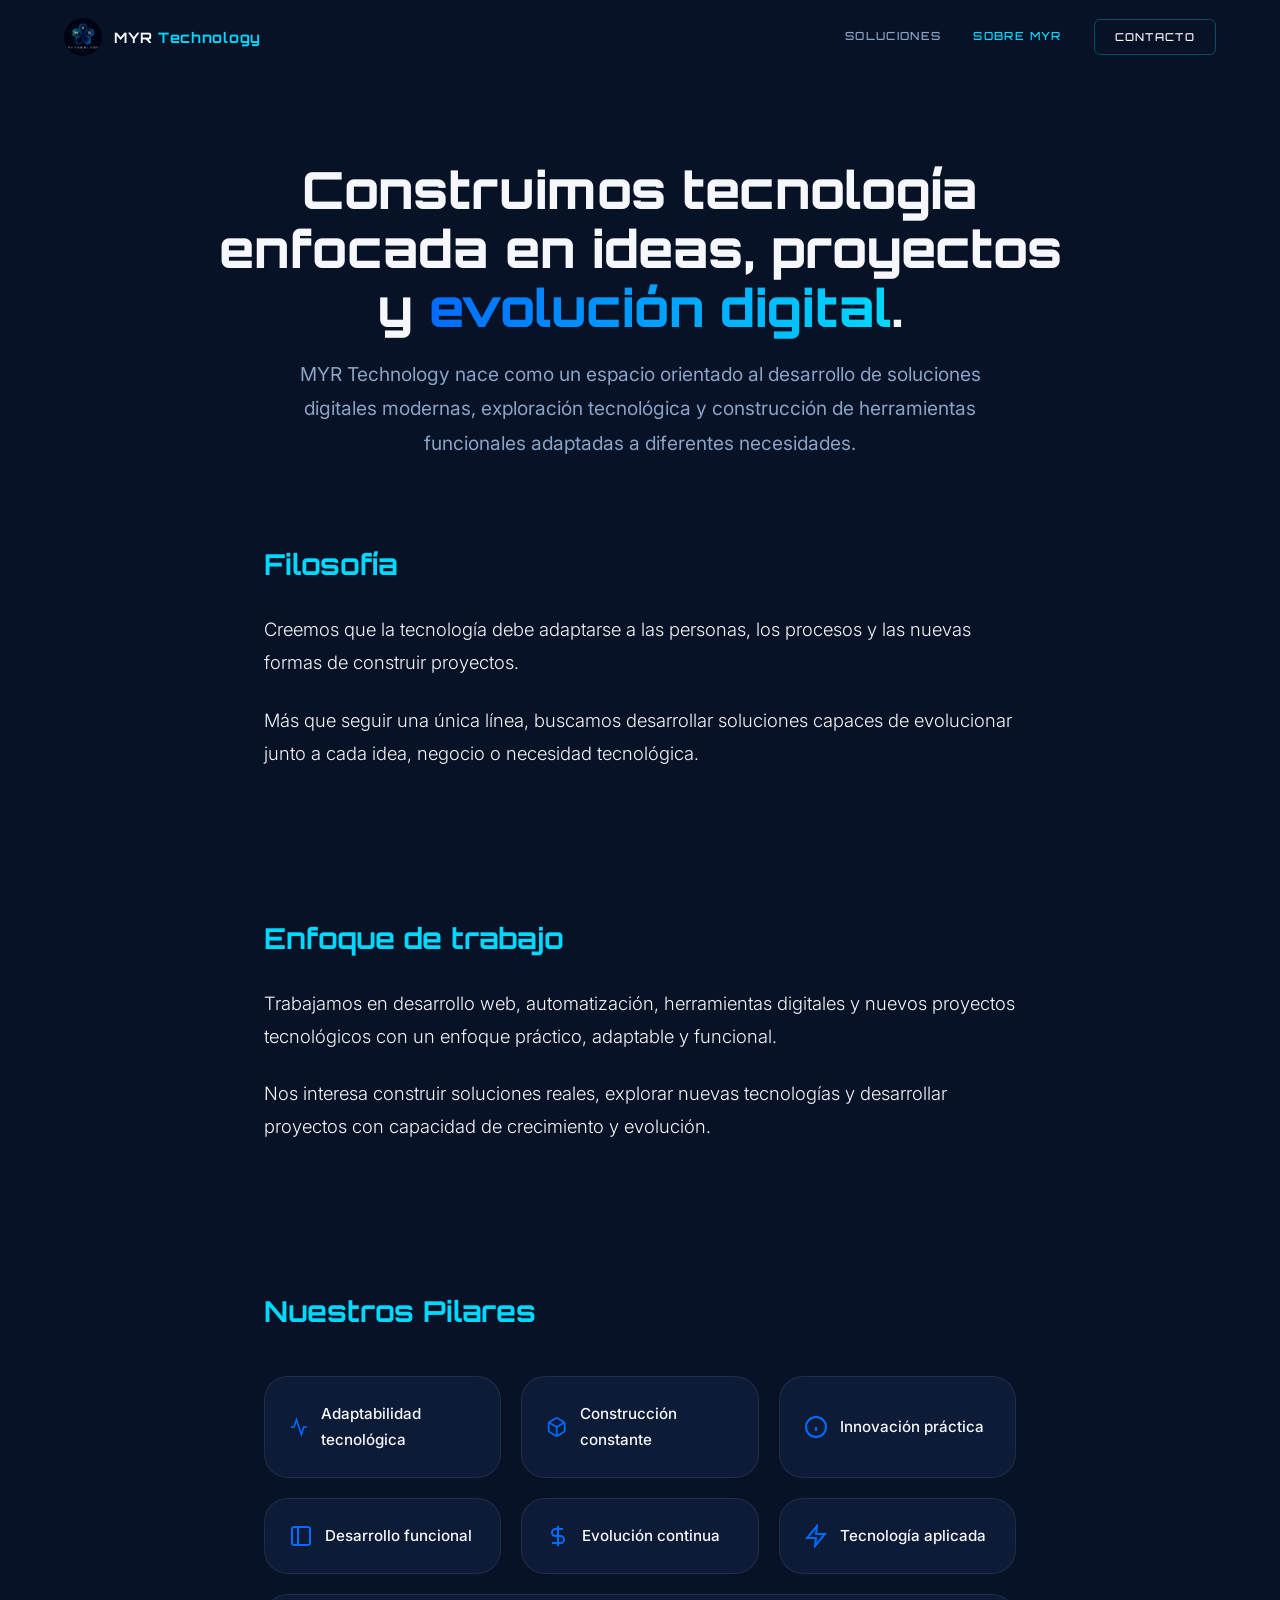
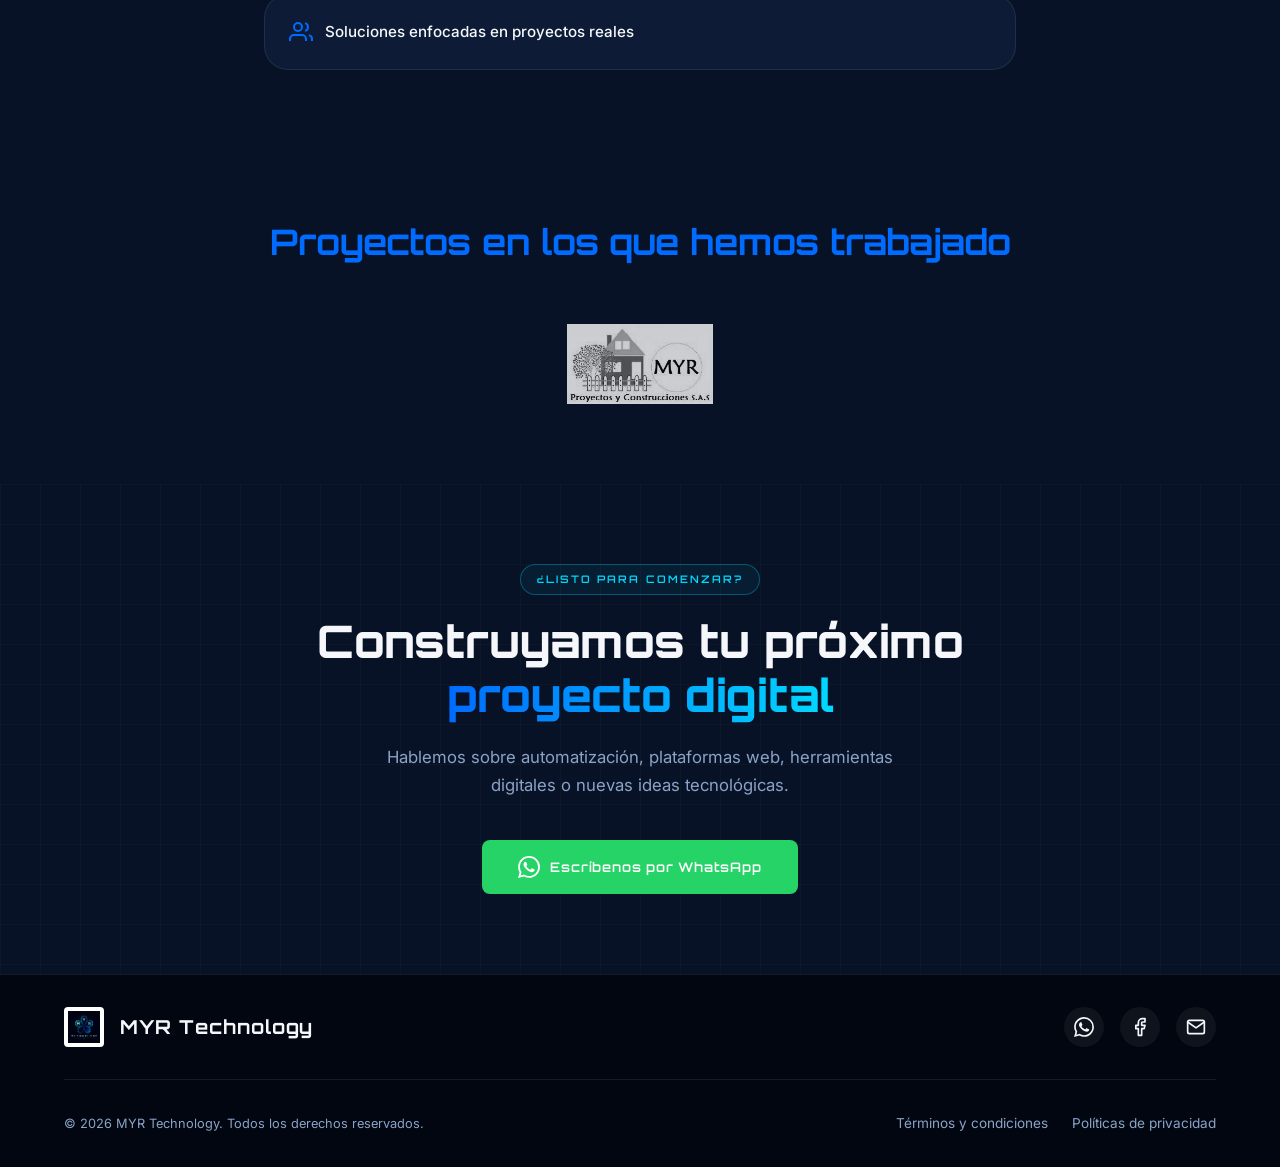
<file: sobre-myr.html>
<!DOCTYPE html>
<html lang="es">
<head>
  <meta charset="UTF-8" />
  <meta name="viewport" content="width=device-width, initial-scale=1.0" />
  <title>Sobre Nosotros — MYR Technology</title>
  <meta name="description" content="Nuestra filosofía, enfoque de trabajo y visión de la tecnología. Conoce más sobre MYR Technology." />
  <link rel="preconnect" href="https://fonts.googleapis.com" />
  <link rel="preconnect" href="https://fonts.gstatic.com" crossorigin />
  <link href="https://fonts.googleapis.com/css2?family=Orbitron:wght@400;500;600;700;800;900&family=Inter:wght@300;400;500;600&display=swap" rel="stylesheet" />
  <link rel="stylesheet" href="style.css" />
  <style>
    /* Estilos específicos para la página Sobre MYR */
    .about-hero {
      padding: 160px 24px 80px;
      text-align: center;
      max-width: 900px;
      margin: 0 auto;
    }
    .about-content-section {
      padding: 60px 24px;
      max-width: 800px;
      margin: 0 auto;
    }
    .about-content-section h2 {
      font-family: var(--font-head);
      font-size: 1.8rem;
      margin-bottom: 24px;
      color: var(--cyan);
    }
    .about-content-section p {
      font-size: 1.15rem;
      line-height: 1.8;
      color: var(--text);
      margin-bottom: 24px;
      font-weight: 300;
    }
    
    .values-grid {
      display: grid;
      grid-template-columns: repeat(auto-fit, minmax(200px, 1fr));
      gap: 20px;
      margin-top: 40px;
    }
    .value-card {
      background: var(--bg-card);
      border: 1px solid var(--border);
      padding: 24px;
      border-radius: var(--radius);
      display: flex;
      align-items: center;
      gap: 12px;
      transition: var(--transition);
    }
    .value-card:hover {
      border-color: rgba(255,255,255,0.2);
      transform: translateY(-2px);
    }
    .value-icon {
      width: 24px;
      height: 24px;
      color: var(--blue-elec);
    }
    .value-text {
      font-size: 0.95rem;
      font-weight: 500;
      color: var(--text);
    }
  </style>
</head>
<body>

  <!-- ══════════════ NAVBAR ══════════════ -->
  <header class="navbar" id="navbar">
    <div class="nav-inner">
      <a href="index.html" class="nav-logo">
        <img src="logo_MYR.png" alt="MYR Technology Logo" class="nav-logo-img" />
        <span class="nav-logo-text">MYR <span class="accent">Technology</span></span>
      </a>
      <nav class="nav-links" id="nav-links">
        <a href="servicios.html">Soluciones</a>
        <a href="sobre-myr.html" style="color: var(--cyan);">Sobre MYR</a>
        <a href="index.html#contacto" class="nav-cta">Contacto</a>
      </nav>
      <button class="nav-toggle" id="nav-toggle" aria-label="Abrir menú">
        <span></span><span></span><span></span>
      </button>
    </div>
  </header>

  <!-- ══════════════ HERO SOBRE MYR ══════════════ -->
  <section class="about-hero">
    <h1 class="hero-title">Construimos tecnología enfocada en ideas, proyectos y <span class="hero-gradient">evolución digital</span>.</h1>
    <p class="hero-desc" style="font-size: 1.2rem; max-width: 700px; margin: 0 auto;">
      MYR Technology nace como un espacio orientado al desarrollo de soluciones digitales modernas, exploración tecnológica y construcción de herramientas funcionales adaptadas a diferentes necesidades.
    </p>
  </section>

  <!-- ══════════════ FILOSOFÍA ══════════════ -->
  <section class="about-content-section pt-0">
    <h2>Filosofía</h2>
    <p>
      Creemos que la tecnología debe adaptarse a las personas, los procesos y las nuevas formas de construir proyectos.
    </p>
    <p>
      Más que seguir una única línea, buscamos desarrollar soluciones capaces de evolucionar junto a cada idea, negocio o necesidad tecnológica.
    </p>
  </section>

  <!-- ══════════════ ENFOQUE DE TRABAJO ══════════════ -->
  <section class="about-content-section">
    <h2>Enfoque de trabajo</h2>
    <p>
      Trabajamos en desarrollo web, automatización, herramientas digitales y nuevos proyectos tecnológicos con un enfoque práctico, adaptable y funcional.
    </p>
    <p>
      Nos interesa construir soluciones reales, explorar nuevas tecnologías y desarrollar proyectos con capacidad de crecimiento y evolución.
    </p>
  </section>

  <!-- ══════════════ VALORES / PILARES ══════════════ -->
  <section class="about-content-section">
    <h2>Nuestros Pilares</h2>
    <div class="values-grid">
      <div class="value-card">
        <svg class="value-icon" viewBox="0 0 24 24" fill="none" stroke="currentColor" stroke-width="2"><polyline points="22 12 18 12 15 21 9 3 6 12 2 12"/></svg>
        <span class="value-text">Adaptabilidad tecnológica</span>
      </div>
      <div class="value-card">
        <svg class="value-icon" viewBox="0 0 24 24" fill="none" stroke="currentColor" stroke-width="2"><path d="M21 16V8a2 2 0 0 0-1-1.73l-7-4a2 2 0 0 0-2 0l-7 4A2 2 0 0 0 3 8v8a2 2 0 0 0 1 1.73l7 4a2 2 0 0 0 2 0l7-4A2 2 0 0 0 21 16z"/><polyline points="3.27 6.96 12 12.01 20.73 6.96"/><line x1="12" y1="22.08" x2="12" y2="12"/></svg>
        <span class="value-text">Construcción constante</span>
      </div>
      <div class="value-card">
        <svg class="value-icon" viewBox="0 0 24 24" fill="none" stroke="currentColor" stroke-width="2"><circle cx="12" cy="12" r="10"/><line x1="12" y1="16" x2="12" y2="12"/><line x1="12" y1="8" x2="12.01" y2="8"/></svg>
        <span class="value-text">Innovación práctica</span>
      </div>
      <div class="value-card">
        <svg class="value-icon" viewBox="0 0 24 24" fill="none" stroke="currentColor" stroke-width="2"><rect x="3" y="3" width="18" height="18" rx="2" ry="2"/><line x1="9" y1="3" x2="9" y2="21"/></svg>
        <span class="value-text">Desarrollo funcional</span>
      </div>
      <div class="value-card">
        <svg class="value-icon" viewBox="0 0 24 24" fill="none" stroke="currentColor" stroke-width="2"><path d="M12 2v20M17 5H9.5a3.5 3.5 0 0 0 0 7h5a3.5 3.5 0 0 1 0 7H6"/></svg>
        <span class="value-text">Evolución continua</span>
      </div>
      <div class="value-card">
        <svg class="value-icon" viewBox="0 0 24 24" fill="none" stroke="currentColor" stroke-width="2"><polygon points="13 2 3 14 12 14 11 22 21 10 12 10 13 2"/></svg>
        <span class="value-text">Tecnología aplicada</span>
      </div>
      <div class="value-card" style="grid-column: 1 / -1;">
        <svg class="value-icon" viewBox="0 0 24 24" fill="none" stroke="currentColor" stroke-width="2"><path d="M17 21v-2a4 4 0 0 0-4-4H5a4 4 0 0 0-4 4v2"/><circle cx="9" cy="7" r="4"/><path d="M23 21v-2a4 4 0 0 0-3-3.87"/><path d="M16 3.13a4 4 0 0 1 0 7.75"/></svg>
        <span class="value-text">Soluciones enfocadas en proyectos reales</span>
      </div>
    </div>
  </section>

  <div style="height: 80px;"></div>

  <!-- ══════════════ ALIADOS ══════════════ -->
  <section class="section partners-section pt-0" id="aliados" style="padding-top: 40px; padding-bottom: 60px;">
    <div class="container">
      <div class="section-header" style="margin-bottom: 20px;">
        <h2 class="section-title" style="color: var(--blue-elec); font-size: 2.2rem; margin-top: 10px;">Proyectos en los que hemos trabajado</h2>
      </div>
      <div class="partners-grid">
        <div class="partner-card" style="padding: 0; background: transparent; border: none; display: flex; align-items: center; justify-content: center;">
          <a href="https://www.myr-construcciones.com/" target="_blank" rel="noopener noreferrer">
            <img src="LOGO MYR PROYECTOS OK.JPG" alt="MYR Proyectos y Construcciones" style="max-width: 100%; max-height: 80px; object-fit: contain; filter: grayscale(100%) opacity(0.8); transition: all var(--transition);" onmouseover="this.style.filter='none'" onmouseout="this.style.filter='grayscale(100%) opacity(0.8)'" />
          </a>
        </div>
        <!-- Más aliados se agregarán aquí en el futuro -->
      </div>
    </div>
  </section>

  <!-- ══════════════ CTA FINAL ══════════════ -->
  <section class="cta-section" id="contacto">
    <div class="cta-bg">
      <div class="cta-grid"></div>
    </div>
    <div class="container">
      <div class="cta-content">
        <div class="section-tag">¿Listo para comenzar?</div>
        <h2 class="cta-title">Construyamos tu próximo<br/><span class="accent-gradient">proyecto digital</span></h2>
        <p class="cta-desc">
          Hablemos sobre automatización, plataformas web, herramientas digitales o nuevas ideas tecnológicas.
        </p>
        <a href="https://wa.me/573188749076?text=Hola%20MYR%20Technology%2C%20me%20interesa%20hablar%20sobre%20un%20proyecto%20digital." target="_blank" rel="noopener noreferrer" class="btn btn-whatsapp">
          <svg width="22" height="22" viewBox="0 0 24 24" fill="currentColor"><path d="M17.472 14.382c-.297-.149-1.758-.867-2.03-.967-.273-.099-.471-.148-.67.15-.197.297-.767.966-.94 1.164-.173.199-.347.223-.644.075-.297-.15-1.255-.463-2.39-1.475-.883-.788-1.48-1.761-1.653-2.059-.173-.297-.018-.458.13-.606.134-.133.298-.347.446-.52.149-.174.198-.298.298-.497.099-.198.05-.371-.025-.52-.075-.149-.669-1.612-.916-2.207-.242-.579-.487-.5-.669-.51-.173-.008-.371-.01-.57-.01-.198 0-.52.074-.792.372-.272.297-1.04 1.016-1.04 2.479 0 1.462 1.065 2.875 1.213 3.074.149.198 2.096 3.2 5.077 4.487.709.306 1.262.489 1.694.625.712.227 1.36.195 1.871.118.571-.085 1.758-.719 2.006-1.413.248-.694.248-1.289.173-1.413-.074-.124-.272-.198-.57-.347m-5.421 7.403h-.004a9.87 9.87 0 0 1-5.031-1.378l-.361-.214-3.741.982.998-3.648-.235-.374a9.86 9.86 0 0 1-1.51-5.26c.001-5.45 4.436-9.884 9.888-9.884 2.64 0 5.122 1.03 6.988 2.898a9.825 9.825 0 0 1 2.893 6.994c-.003 5.45-4.437 9.884-9.885 9.884m8.413-18.297A11.815 11.815 0 0 0 12.05 0C5.495 0 .16 5.335.157 11.892c0 2.096.547 4.142 1.588 5.945L.057 24l6.305-1.654a11.882 11.882 0 0 0 5.683 1.448h.005c6.554 0 11.89-5.335 11.893-11.893a11.821 11.821 0 0 0-3.48-8.413Z"/></svg>
          Escríbenos por WhatsApp
        </a>
      </div>
    </div>
  </section>

  <!-- ══════════════ FOOTER ══════════════ -->
  <footer class="footer">
    <div class="container">
      <div class="footer-top" style="display: flex; justify-content: space-between; align-items: center; border-bottom: 1px solid var(--border); padding-bottom: 2rem; margin-bottom: 2rem; flex-wrap: wrap; gap: 1rem;">
        <div class="footer-brand" style="display: flex; align-items: center; gap: 1rem;">
          <img src="logo_MYR.png" alt="MYR Technology" class="footer-logo" style="width: 40px; height: 40px; background: white; padding: 4px; border-radius: 4px;" />
          <span class="footer-name" style="font-weight: 700; font-size: 1.2rem; font-family: var(--font-head);">MYR Technology</span>
        </div>
        <div class="footer-socials" style="display: flex; gap: 1rem;">
          <a href="https://wa.me/573188749076" target="_blank" class="social-icon" aria-label="WhatsApp" style="display: flex; align-items: center; justify-content: center; width: 40px; height: 40px; border-radius: 50%; background: rgba(255,255,255,0.05); color: var(--text); transition: all 0.3s;"><svg width="20" height="20" viewBox="0 0 24 24" fill="currentColor"><path d="M17.472 14.382c-.297-.149-1.758-.867-2.03-.967-.273-.099-.471-.148-.67.15-.197.297-.767.966-.94 1.164-.173.199-.347.223-.644.075-.297-.15-1.255-.463-2.39-1.475-.883-.788-1.48-1.761-1.653-2.059-.173-.297-.018-.458.13-.606.134-.133.298-.347.446-.52.149-.174.198-.298.298-.497.099-.198.05-.371-.025-.52-.075-.149-.669-1.612-.916-2.207-.242-.579-.487-.5-.669-.51-.173-.008-.371-.01-.57-.01-.198 0-.52.074-.792.372-.272.297-1.04 1.016-1.04 2.479 0 1.462 1.065 2.875 1.213 3.074.149.198 2.096 3.2 5.077 4.487.709.306 1.262.489 1.694.625.712.227 1.36.195 1.871.118.571-.085 1.758-.719 2.006-1.413.248-.694.248-1.289.173-1.413-.074-.124-.272-.198-.57-.347m-5.421 7.403h-.004a9.87 9.87 0 0 1-5.031-1.378l-.361-.214-3.741.982.998-3.648-.235-.374a9.86 9.86 0 0 1-1.51-5.26c.001-5.45 4.436-9.884 9.888-9.884 2.64 0 5.122 1.03 6.988 2.898a9.825 9.825 0 0 1 2.893 6.994c-.003 5.45-4.437 9.884-9.885 9.884m8.413-18.297A11.815 11.815 0 0 0 12.05 0C5.495 0 .16 5.335.157 11.892c0 2.096.547 4.142 1.588 5.945L.057 24l6.305-1.654a11.882 11.882 0 0 0 5.683 1.448h.005c6.554 0 11.89-5.335 11.893-11.893a11.821 11.821 0 0 0-3.48-8.413Z"/></svg></a>
          <a href="https://www.facebook.com/share/1B3WhjsHdQ/" class="social-icon" aria-label="Facebook" style="display: flex; align-items: center; justify-content: center; width: 40px; height: 40px; border-radius: 50%; background: rgba(255,255,255,0.05); color: var(--text); transition: all 0.3s;"><svg width="20" height="20" viewBox="0 0 24 24" fill="none" stroke="currentColor" stroke-width="2" stroke-linecap="round" stroke-linejoin="round"><path d="M18 2h-3a5 5 0 0 0-5 5v3H7v4h3v8h4v-8h3l1-4h-4V7a1 1 0 0 1 1-1h3z"/></svg></a>
          <a href="mailto:myrtecnology@gmail.com" class="social-icon" aria-label="Email" style="display: flex; align-items: center; justify-content: center; width: 40px; height: 40px; border-radius: 50%; background: rgba(255,255,255,0.05); color: var(--text); transition: all 0.3s;"><svg width="20" height="20" viewBox="0 0 24 24" fill="none" stroke="currentColor" stroke-width="2" stroke-linecap="round" stroke-linejoin="round"><path d="M4 4h16c1.1 0 2 .9 2 2v12c0 1.1-.9 2-2 2H4c-1.1 0-2-.9-2-2V6c0-1.1.9-2 2-2z"/><polyline points="22,6 12,13 2,6"/></svg></a>
        </div>
      </div>
      <div class="footer-bottom" style="display: flex; justify-content: space-between; align-items: center; font-size: 0.85rem; color: var(--text-muted); flex-wrap: wrap; gap: 1rem;">
        <p class="footer-copy" style="margin: 0;">© 2026 MYR Technology. Todos los derechos reservados.</p>
        <div class="footer-legal" style="display: flex; gap: 1.5rem;">
          <a href="terminos.html" style="color: inherit; transition: color 0.3s;">Términos y condiciones</a>
          <a href="privacidad.html" style="color: inherit; transition: color 0.3s;">Políticas de privacidad</a>
        </div>
      </div>
    </div>
  </footer>

  <script src="script.js"></script>
</body>
</html>
</file>
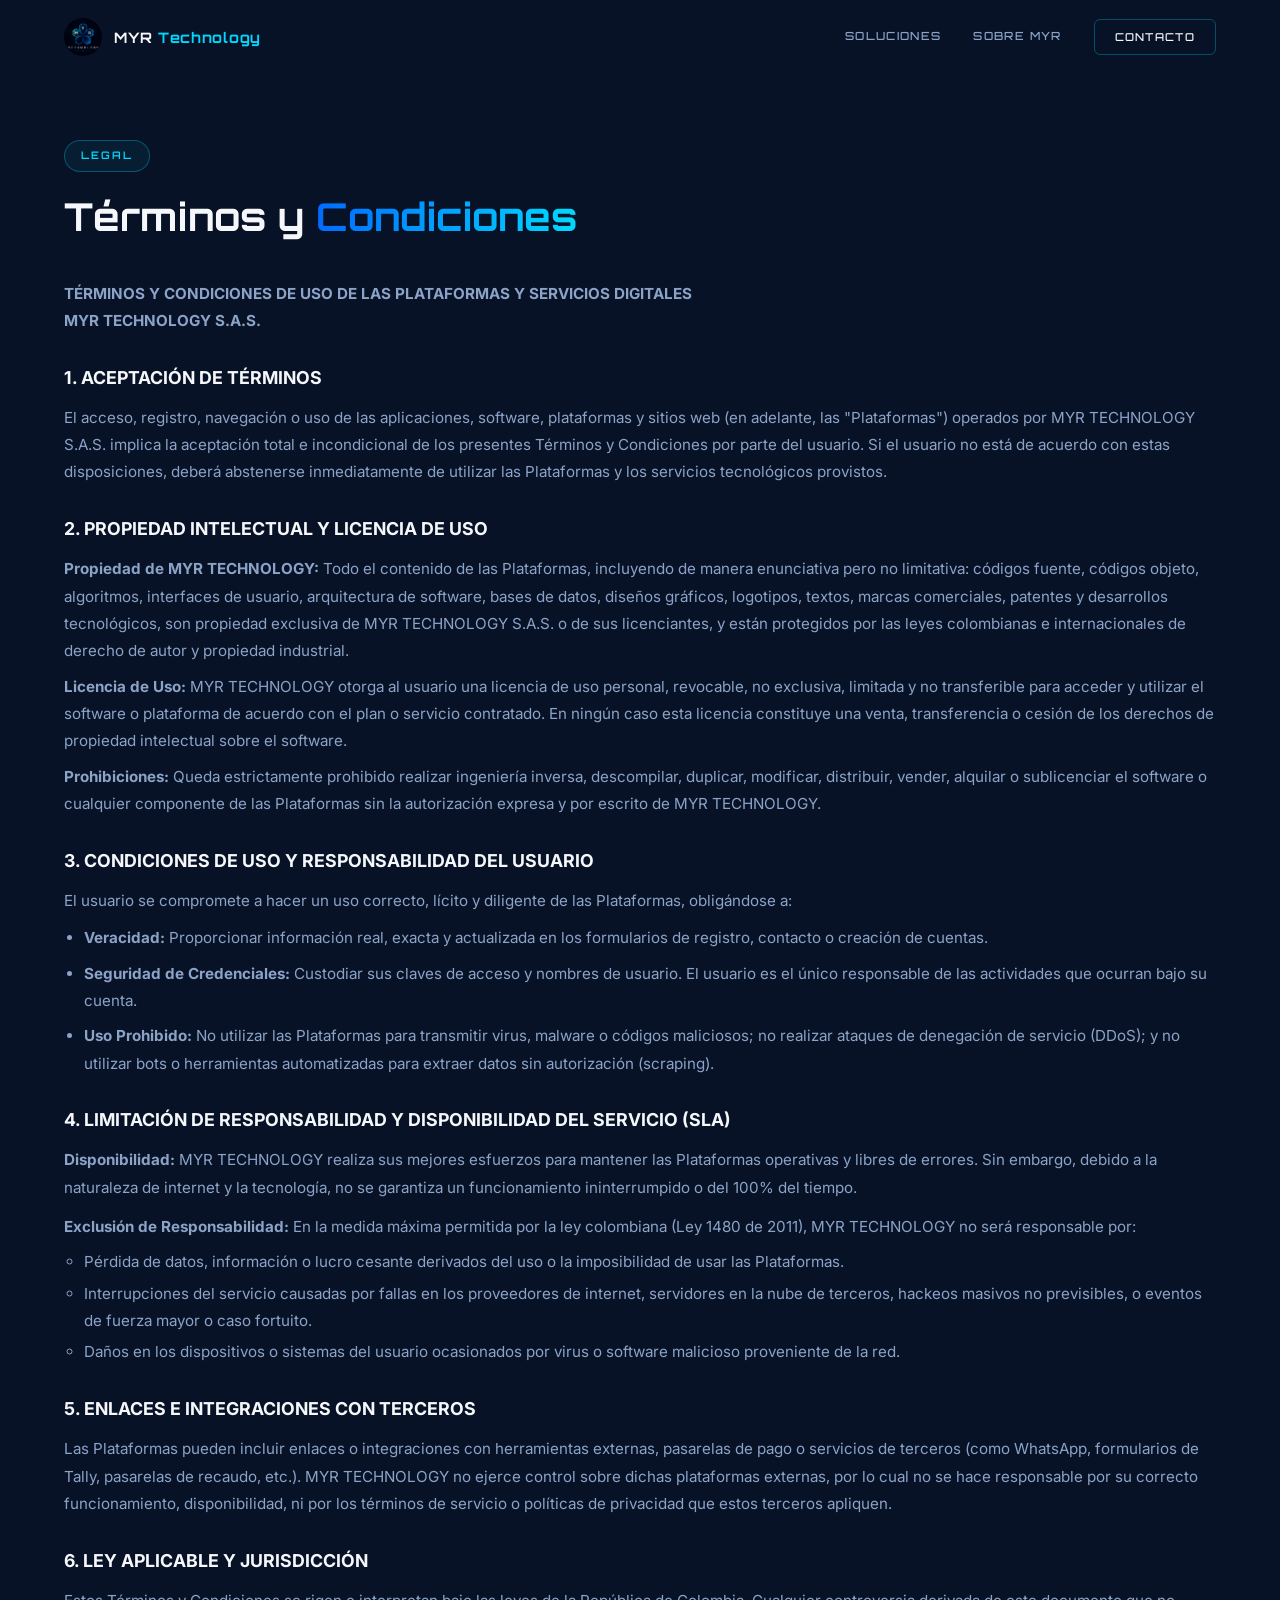
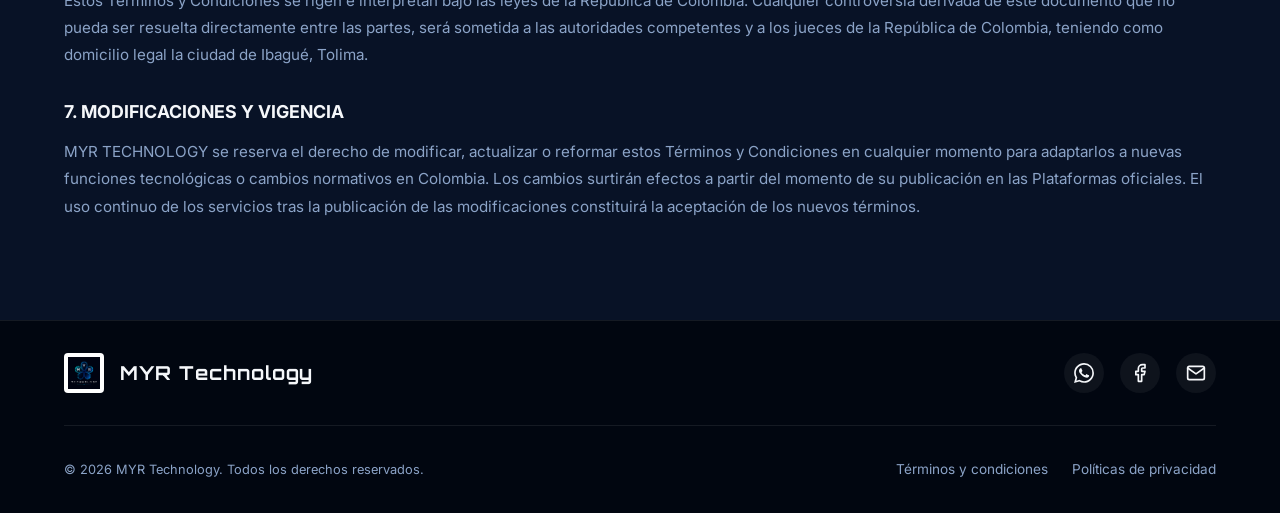
<file: terminos.html>
<!DOCTYPE html>
<html lang="es">
<head>
  <meta charset="UTF-8" />
  <meta name="viewport" content="width=device-width, initial-scale=1.0" />
  <title>Términos y Condiciones — MYR Technology</title>
  <link rel="preconnect" href="https://fonts.googleapis.com" />
  <link rel="preconnect" href="https://fonts.gstatic.com" crossorigin />
  <link href="https://fonts.googleapis.com/css2?family=Orbitron:wght@400;500;600;700;800;900&family=Inter:wght@300;400;500;600&display=swap" rel="stylesheet" />
  <link rel="stylesheet" href="style.css" />
</head>
<body>

  <!-- ══════════════ NAVBAR ══════════════ -->
  <header class="navbar" id="navbar">
    <div class="nav-inner">
      <a href="index.html" class="nav-logo">
        <img src="logo_MYR.png" alt="MYR Technology Logo" class="nav-logo-img" />
        <span class="nav-logo-text">MYR <span class="accent">Technology</span></span>
      </a>
      <nav class="nav-links" id="nav-links">
        <a href="servicios.html">Soluciones</a>
        <a href="sobre-myr.html">Sobre MYR</a>
        <a href="index.html#contacto" class="nav-cta">Contacto</a>
      </nav>
      <button class="nav-toggle" id="nav-toggle" aria-label="Abrir menú">
        <span></span><span></span><span></span>
      </button>
    </div>
  </header>

  <section class="section" style="padding-top: 140px; min-height: 70vh;">
    <div class="container">
      <div class="section-tag">Legal</div>
      <h1 class="section-title">Términos y <span class="accent-gradient">Condiciones</span></h1>
      <div style="color: var(--text-muted); line-height: 1.8; margin-top: 40px; font-size: 0.95rem;">
        <p><strong>TÉRMINOS Y CONDICIONES DE USO DE LAS PLATAFORMAS Y SERVICIOS DIGITALES</strong><br>
        <strong>MYR TECHNOLOGY S.A.S.</strong></p>
        <br>
        
        <h3 style="color: var(--text); margin-bottom: 10px;">1. ACEPTACIÓN DE TÉRMINOS</h3>
        <p>El acceso, registro, navegación o uso de las aplicaciones, software, plataformas y sitios web (en adelante, las "Plataformas") operados por MYR TECHNOLOGY S.A.S. implica la aceptación total e incondicional de los presentes Términos y Condiciones por parte del usuario. Si el usuario no está de acuerdo con estas disposiciones, deberá abstenerse inmediatamente de utilizar las Plataformas y los servicios tecnológicos provistos.</p>
        <br>

        <h3 style="color: var(--text); margin-bottom: 10px;">2. PROPIEDAD INTELECTUAL Y LICENCIA DE USO</h3>
        <ul style="list-style-type: none; margin-top: 10px; padding-left: 0;">
          <li style="margin-bottom: 8px;"><strong>Propiedad de MYR TECHNOLOGY:</strong> Todo el contenido de las Plataformas, incluyendo de manera enunciativa pero no limitativa: códigos fuente, códigos objeto, algoritmos, interfaces de usuario, arquitectura de software, bases de datos, diseños gráficos, logotipos, textos, marcas comerciales, patentes y desarrollos tecnológicos, son propiedad exclusiva de MYR TECHNOLOGY S.A.S. o de sus licenciantes, y están protegidos por las leyes colombianas e internacionales de derecho de autor y propiedad industrial.</li>
          <li style="margin-bottom: 8px;"><strong>Licencia de Uso:</strong> MYR TECHNOLOGY otorga al usuario una licencia de uso personal, revocable, no exclusiva, limitada y no transferible para acceder y utilizar el software o plataforma de acuerdo con el plan o servicio contratado. En ningún caso esta licencia constituye una venta, transferencia o cesión de los derechos de propiedad intelectual sobre el software.</li>
          <li><strong>Prohibiciones:</strong> Queda estrictamente prohibido realizar ingeniería inversa, descompilar, duplicar, modificar, distribuir, vender, alquilar o sublicenciar el software o cualquier componente de las Plataformas sin la autorización expresa y por escrito de MYR TECHNOLOGY.</li>
        </ul>
        <br>

        <h3 style="color: var(--text); margin-bottom: 10px;">3. CONDICIONES DE USO Y RESPONSABILIDAD DEL USUARIO</h3>
        <p>El usuario se compromete a hacer un uso correcto, lícito y diligente de las Plataformas, obligándose a:</p>
        <ul style="margin-left: 20px; margin-top: 10px;">
          <li style="margin-bottom: 8px;"><strong>Veracidad:</strong> Proporcionar información real, exacta y actualizada en los formularios de registro, contacto o creación de cuentas.</li>
          <li style="margin-bottom: 8px;"><strong>Seguridad de Credenciales:</strong> Custodiar sus claves de acceso y nombres de usuario. El usuario es el único responsable de las actividades que ocurran bajo su cuenta.</li>
          <li><strong>Uso Prohibido:</strong> No utilizar las Plataformas para transmitir virus, malware o códigos maliciosos; no realizar ataques de denegación de servicio (DDoS); y no utilizar bots o herramientas automatizadas para extraer datos sin autorización (scraping).</li>
        </ul>
        <br>

        <h3 style="color: var(--text); margin-bottom: 10px;">4. LIMITACIÓN DE RESPONSABILIDAD Y DISPONIBILIDAD DEL SERVICIO (SLA)</h3>
        <ul style="list-style-type: none; margin-top: 10px; padding-left: 0;">
          <li style="margin-bottom: 12px;"><strong>Disponibilidad:</strong> MYR TECHNOLOGY realiza sus mejores esfuerzos para mantener las Plataformas operativas y libres de errores. Sin embargo, debido a la naturaleza de internet y la tecnología, no se garantiza un funcionamiento ininterrumpido o del 100% del tiempo.</li>
          <li><strong>Exclusión de Responsabilidad:</strong> En la medida máxima permitida por la ley colombiana (Ley 1480 de 2011), MYR TECHNOLOGY no será responsable por:
            <ul style="margin-left: 20px; margin-top: 8px;">
              <li style="margin-bottom: 4px;">Pérdida de datos, información o lucro cesante derivados del uso o la imposibilidad de usar las Plataformas.</li>
              <li style="margin-bottom: 4px;">Interrupciones del servicio causadas por fallas en los proveedores de internet, servidores en la nube de terceros, hackeos masivos no previsibles, o eventos de fuerza mayor o caso fortuito.</li>
              <li>Daños en los dispositivos o sistemas del usuario ocasionados por virus o software malicioso proveniente de la red.</li>
            </ul>
          </li>
        </ul>
        <br>

        <h3 style="color: var(--text); margin-bottom: 10px;">5. ENLACES E INTEGRACIONES CON TERCEROS</h3>
        <p>Las Plataformas pueden incluir enlaces o integraciones con herramientas externas, pasarelas de pago o servicios de terceros (como WhatsApp, formularios de Tally, pasarelas de recaudo, etc.). MYR TECHNOLOGY no ejerce control sobre dichas plataformas externas, por lo cual no se hace responsable por su correcto funcionamiento, disponibilidad, ni por los términos de servicio o políticas de privacidad que estos terceros apliquen.</p>
        <br>

        <h3 style="color: var(--text); margin-bottom: 10px;">6. LEY APLICABLE Y JURISDICCIÓN</h3>
        <p>Estos Términos y Condiciones se rigen e interpretan bajo las leyes de la República de Colombia. Cualquier controversia derivada de este documento que no pueda ser resuelta directamente entre las partes, será sometida a las autoridades competentes y a los jueces de la República de Colombia, teniendo como domicilio legal la ciudad de Ibagué, Tolima.</p>
        <br>

        <h3 style="color: var(--text); margin-bottom: 10px;">7. MODIFICACIONES Y VIGENCIA</h3>
        <p>MYR TECHNOLOGY se reserva el derecho de modificar, actualizar o reformar estos Términos y Condiciones en cualquier momento para adaptarlos a nuevas funciones tecnológicas o cambios normativos en Colombia. Los cambios surtirán efectos a partir del momento de su publicación en las Plataformas oficiales. El uso continuo de los servicios tras la publicación de las modificaciones constituirá la aceptación de los nuevos términos.</p>
      </div>
    </div>
  </section>

  <!-- ══════════════ FOOTER ══════════════ -->
  <footer class="footer">
    <div class="container">
      <div class="footer-top" style="display: flex; justify-content: space-between; align-items: center; border-bottom: 1px solid var(--border); padding-bottom: 2rem; margin-bottom: 2rem; flex-wrap: wrap; gap: 1rem;">
        <div class="footer-brand" style="display: flex; align-items: center; gap: 1rem;">
          <img src="logo_MYR.png" alt="MYR Technology" class="footer-logo" style="width: 40px; height: 40px; background: white; padding: 4px; border-radius: 4px;" />
          <span class="footer-name" style="font-weight: 700; font-size: 1.2rem; font-family: var(--font-head);">MYR Technology</span>
        </div>
        <div class="footer-socials" style="display: flex; gap: 1rem;">
          <a href="https://wa.me/573188749076" target="_blank" class="social-icon" aria-label="WhatsApp" style="display: flex; align-items: center; justify-content: center; width: 40px; height: 40px; border-radius: 50%; background: rgba(255,255,255,0.05); color: var(--text); transition: all 0.3s;"><svg width="20" height="20" viewBox="0 0 24 24" fill="currentColor"><path d="M17.472 14.382c-.297-.149-1.758-.867-2.03-.967-.273-.099-.471-.148-.67.15-.197.297-.767.966-.94 1.164-.173.199-.347.223-.644.075-.297-.15-1.255-.463-2.39-1.475-.883-.788-1.48-1.761-1.653-2.059-.173-.297-.018-.458.13-.606.134-.133.298-.347.446-.52.149-.174.198-.298.298-.497.099-.198.05-.371-.025-.52-.075-.149-.669-1.612-.916-2.207-.242-.579-.487-.5-.669-.51-.173-.008-.371-.01-.57-.01-.198 0-.52.074-.792.372-.272.297-1.04 1.016-1.04 2.479 0 1.462 1.065 2.875 1.213 3.074.149.198 2.096 3.2 5.077 4.487.709.306 1.262.489 1.694.625.712.227 1.36.195 1.871.118.571-.085 1.758-.719 2.006-1.413.248-.694.248-1.289.173-1.413-.074-.124-.272-.198-.57-.347m-5.421 7.403h-.004a9.87 9.87 0 0 1-5.031-1.378l-.361-.214-3.741.982.998-3.648-.235-.374a9.86 9.86 0 0 1-1.51-5.26c.001-5.45 4.436-9.884 9.888-9.884 2.64 0 5.122 1.03 6.988 2.898a9.825 9.825 0 0 1 2.893 6.994c-.003 5.45-4.437 9.884-9.885 9.884m8.413-18.297A11.815 11.815 0 0 0 12.05 0C5.495 0 .16 5.335.157 11.892c0 2.096.547 4.142 1.588 5.945L.057 24l6.305-1.654a11.882 11.882 0 0 0 5.683 1.448h.005c6.554 0 11.89-5.335 11.893-11.893a11.821 11.821 0 0 0-3.48-8.413Z"/></svg></a>
          <a href="https://www.facebook.com/share/1B3WhjsHdQ/" class="social-icon" aria-label="Facebook" style="display: flex; align-items: center; justify-content: center; width: 40px; height: 40px; border-radius: 50%; background: rgba(255,255,255,0.05); color: var(--text); transition: all 0.3s;"><svg width="20" height="20" viewBox="0 0 24 24" fill="none" stroke="currentColor" stroke-width="2" stroke-linecap="round" stroke-linejoin="round"><path d="M18 2h-3a5 5 0 0 0-5 5v3H7v4h3v8h4v-8h3l1-4h-4V7a1 1 0 0 1 1-1h3z"/></svg></a>
          <a href="mailto:myrtecnology@gmail.com" class="social-icon" aria-label="Email" style="display: flex; align-items: center; justify-content: center; width: 40px; height: 40px; border-radius: 50%; background: rgba(255,255,255,0.05); color: var(--text); transition: all 0.3s;"><svg width="20" height="20" viewBox="0 0 24 24" fill="none" stroke="currentColor" stroke-width="2" stroke-linecap="round" stroke-linejoin="round"><path d="M4 4h16c1.1 0 2 .9 2 2v12c0 1.1-.9 2-2 2H4c-1.1 0-2-.9-2-2V6c0-1.1.9-2 2-2z"/><polyline points="22,6 12,13 2,6"/></svg></a>
        </div>
      </div>
      <div class="footer-bottom" style="display: flex; justify-content: space-between; align-items: center; font-size: 0.85rem; color: var(--text-muted); flex-wrap: wrap; gap: 1rem;">
        <p class="footer-copy" style="margin: 0;">© 2026 MYR Technology. Todos los derechos reservados.</p>
        <div class="footer-legal" style="display: flex; gap: 1.5rem;">
          <a href="terminos.html" style="color: inherit; transition: color 0.3s;">Términos y condiciones</a>
          <a href="privacidad.html" style="color: inherit; transition: color 0.3s;">Políticas de privacidad</a>
        </div>
      </div>
    </div>
  </footer>

  <script src="script.js"></script>
</body>
</html>
</file>
<file: style.css>
/* ══════════════════════════════════
   MYR Technology — Estilos principales
   ══════════════════════════════════ */

:root {
  --bg:          #081226;
  --bg-card:     #0D1B36;
  --blue-dark:   #031B4E;
  --blue-mid:    #0A4FBF;
  --blue-elec:   #006BFF;
  --cyan:        #00D9FF;
  --text:        #F5F7FA;
  --text-muted:  #8BA3C7;
  --border:      rgba(255, 255, 255, 0.08);
  --font-head:   'Orbitron', sans-serif;
  --font-body:   'Inter', sans-serif;
  --radius:      24px;
  --transition:  0.25s ease;
}

*, *::before, *::after { box-sizing: border-box; margin: 0; padding: 0; }

html { scroll-behavior: smooth; }

body {
  background: var(--bg);
  color: var(--text);
  font-family: var(--font-body);
  overflow-x: hidden;
  line-height: 1.7;
}

a { text-decoration: none; color: inherit; }
img { max-width: 100%; display: block; }

/* ── Container ── */
.container {
  max-width: 1200px;
  margin: 0 auto;
  padding: 0 24px;
}

.pt-0 { padding-top: 0 !important; }
.pb-0 { padding-bottom: 0 !important; }

/* ── Sections ── */
.section { padding: 100px 0; }
.section-dark { background: var(--bg-card); }

.section-tag {
  display: inline-block;
  font-family: var(--font-head);
  font-size: 0.65rem;
  font-weight: 600;
  letter-spacing: 0.2em;
  text-transform: uppercase;
  color: var(--cyan);
  border: 1px solid rgba(0,217,255,0.3);
  background: rgba(0,217,255,0.06);
  padding: 6px 16px;
  border-radius: 50px;
  margin-bottom: 20px;
}

.section-header { text-align: center; margin-bottom: 64px; }

.section-title {
  font-family: var(--font-head);
  font-size: clamp(1.6rem, 3.5vw, 2.4rem);
  font-weight: 700;
  line-height: 1.25;
  margin-bottom: 16px;
}

.section-desc {
  color: var(--text-muted);
  font-size: 1.05rem;
  max-width: 520px;
  margin: 0 auto;
}

.accent { color: var(--cyan); }
.accent-gradient {
  background: linear-gradient(90deg, var(--blue-elec), var(--cyan));
  -webkit-background-clip: text;
  -webkit-text-fill-color: transparent;
  background-clip: text;
}

/* ══════════ BUTTONS ══════════ */
.btn {
  display: inline-flex;
  align-items: center;
  gap: 8px;
  padding: 14px 28px;
  border-radius: 8px;
  font-family: var(--font-head);
  font-size: 0.78rem;
  font-weight: 600;
  letter-spacing: 0.08em;
  cursor: pointer;
  transition: all var(--transition);
  border: none;
}

.btn-primary {
  background: var(--blue-elec);
  color: #fff;
}
.btn-primary:hover {
  transform: translateY(-2px);
  background: #1A7BFF;
}

.btn-secondary {
  background: transparent;
  color: var(--text);
  border: 1px solid var(--border);
}
.btn-secondary:hover {
  border-color: var(--text-muted);
  background: rgba(255,255,255,0.03);
}

.btn-whatsapp {
  background: #25D366;
  color: #fff;
  font-family: var(--font-head);
  font-size: 0.82rem;
  font-weight: 600;
  letter-spacing: 0.06em;
  padding: 16px 36px;
  border-radius: 8px;
  display: inline-flex;
  align-items: center;
  gap: 10px;
  transition: all var(--transition);
}
.btn-whatsapp:hover {
  transform: translateY(-3px);
  background: #20BA5A;
}

/* ══════════ NAVBAR ══════════ */
.navbar {
  position: fixed;
  top: 0; left: 0; right: 0;
  z-index: 1000;
  padding: 18px 0;
  transition: all 0.4s ease;
}
.navbar.scrolled {
  background: rgba(8, 18, 38, 0.95);
  backdrop-filter: blur(10px);
  border-bottom: 1px solid var(--border);
  padding: 12px 0;
}
.nav-inner {
  max-width: 1200px;
  margin: 0 auto;
  padding: 0 24px;
  display: flex;
  align-items: center;
  justify-content: space-between;
}
.nav-logo {
  display: flex;
  align-items: center;
  gap: 12px;
}
.nav-logo-img {
  width: 38px;
  height: 38px;
  object-fit: contain;
  border-radius: 50%;
}
.nav-logo-text {
  font-family: var(--font-head);
  font-size: 0.9rem;
  font-weight: 700;
  letter-spacing: 0.05em;
  color: var(--text);
}
.nav-links {
  display: flex;
  align-items: center;
  gap: 32px;
}
.nav-links a {
  font-family: var(--font-head);
  font-size: 0.7rem;
  font-weight: 500;
  letter-spacing: 0.12em;
  color: var(--text-muted);
  text-transform: uppercase;
  transition: color var(--transition);
}
.nav-links a:hover { color: var(--cyan); }
.nav-links .nav-cta {
  background: transparent;
  color: var(--text);
  border: 1px solid rgba(0, 217, 255, 0.3);
  padding: 8px 20px;
  border-radius: 6px;
  font-size: 0.68rem;
  transition: all var(--transition);
}
.nav-links .nav-cta:hover {
  border-color: var(--cyan);
  background: rgba(0, 217, 255, 0.05);
  color: var(--cyan);
}

.nav-toggle {
  display: none;
  flex-direction: column;
  gap: 5px;
  background: none;
  border: none;
  cursor: pointer;
  padding: 4px;
}
.nav-toggle span {
  display: block;
  width: 24px;
  height: 2px;
  background: var(--text);
  border-radius: 2px;
  transition: all var(--transition);
}

/* ══════════ HERO ══════════ */
.hero {
  min-height: 100vh;
  display: flex;
  align-items: center;
  justify-content: space-between;
  padding: 100px 24px 60px;
  max-width: 1200px;
  margin: 0 auto;
  position: relative;
  gap: 40px;
}
.hero-bg {
  position: fixed;
  inset: 0;
  z-index: -1;
  overflow: hidden;
}
.hero-grid {
  position: absolute;
  inset: 0;
  background-image:
    linear-gradient(rgba(255,255,255,0.02) 1px, transparent 1px),
    linear-gradient(90deg, rgba(255,255,255,0.02) 1px, transparent 1px);
  background-size: 60px 60px;
}
.hero-glow {
  display: none;
}

.hero-content { flex: 1; max-width: 580px; }

.hero-badge {
  display: inline-flex;
  align-items: center;
  gap: 10px;
  font-size: 0.7rem;
  font-family: var(--font-head);
  letter-spacing: 0.1em;
  color: var(--text-muted);
  border: 1px solid var(--border);
  background: rgba(0,107,255,0.06);
  padding: 8px 18px;
  border-radius: 50px;
  margin-bottom: 32px;
  text-transform: uppercase;
}
.badge-dot {
  width: 6px; height: 6px;
  background: var(--blue-elec);
  border-radius: 50%;
}

.hero-title {
  font-family: var(--font-head);
  font-size: clamp(2rem, 4.5vw, 3.2rem);
  font-weight: 800;
  line-height: 1.15;
  margin-bottom: 20px;
}
.hero-gradient {
  background: linear-gradient(90deg, var(--blue-elec), var(--cyan));
  -webkit-background-clip: text;
  -webkit-text-fill-color: transparent;
  background-clip: text;
}
.hero-subtitle {
  font-size: 1.1rem;
  font-weight: 500;
  color: var(--cyan);
  margin-bottom: 16px;
}
.hero-desc {
  color: var(--text-muted);
  font-size: 1rem;
  line-height: 1.8;
  margin-bottom: 40px;
}
.hero-actions {
  display: flex;
  align-items: center;
  flex-wrap: wrap;
  gap: 16px;
}

/* Hero visual */
.hero-visual {
  flex: 0 0 420px;
  display: flex;
  justify-content: center;
  align-items: center;
}
.logo-ring-wrapper {
  position: relative;
  width: 320px;
  height: 320px;
  display: flex;
  align-items: center;
  justify-content: center;
}
.ring {
  position: absolute;
  border-radius: 50%;
  border: 1px solid;
  animation: spin linear infinite;
}
.ring-outer {
  width: 310px; height: 310px;
  border-color: rgba(255,255,255,0.05);
  animation-duration: 30s;
}
.ring-mid {
  width: 240px; height: 240px;
  border-color: rgba(255,255,255,0.05);
  animation-duration: 25s;
  animation-direction: reverse;
}
.ring-inner {
  width: 170px; height: 170px;
  border-color: rgba(255,255,255,0.05);
  animation-duration: 20s;
}
@keyframes spin {
  from { transform: rotate(0deg); }
  to   { transform: rotate(360deg); }
}
.hero-logo-img {
  width: 160px;
  height: 160px;
  object-fit: contain;
  border-radius: 50%;
}

.hero-scroll-hint {
  position: absolute;
  bottom: 32px; left: 50%;
  transform: translateX(-50%);
  display: flex;
  flex-direction: column;
  align-items: center;
  gap: 8px;
  font-size: 0.65rem;
  font-family: var(--font-head);
  letter-spacing: 0.2em;
  color: var(--text-muted);
  text-transform: uppercase;
}
.scroll-line {
  width: 1px;
  height: 40px;
  background: linear-gradient(to bottom, var(--cyan), transparent);
  animation: scrollPulse 2s ease-in-out infinite;
}
@keyframes scrollPulse {
  0%, 100% { opacity: 1; transform: scaleY(1); }
  50%       { opacity: 0.4; transform: scaleY(0.6); }
}

/* ══════════ SOLUTIONS GRID ══════════ */
.solutions-grid {
  display: grid;
  grid-template-columns: repeat(auto-fit, minmax(250px, 1fr));
  gap: 24px;
}

.solution-card {
  background: var(--bg-card);
  border: 1px solid var(--border);
  border-radius: var(--radius);
  padding: 32px 28px;
  position: relative;
  overflow: hidden;
  transition: all 0.5s cubic-bezier(0.25, 0.46, 0.45, 0.94);
  opacity: 1;
  transform: translateY(0);
}
.solution-card.animate-in {
  animation: cardReveal 0.5s cubic-bezier(0.25, 0.46, 0.45, 0.94) both;
}
@keyframes cardReveal {
  from { opacity: 0; transform: translateY(24px); }
  to   { opacity: 1; transform: translateY(0); }
}
.solution-card:hover {
  border-color: rgba(255,255,255,0.2);
  transform: translateY(-4px);
  box-shadow: 0 10px 30px rgba(0,0,0,0.2);
}

.card-icon {
  width: 64px; height: 64px;
  display: flex;
  align-items: center;
  justify-content: flex-start;
  margin-bottom: 24px;
}
.card-icon svg { width: 100%; height: 100%; }

.card-title {
  font-family: var(--font-head);
  font-size: 0.9rem;
  font-weight: 600;
  margin-bottom: 12px;
  line-height: 1.4;
}
.card-desc {
  color: var(--text-muted);
  font-size: 0.9rem;
  line-height: 1.7;
  margin-bottom: 20px;
}
.card-tags {
  display: flex;
  flex-wrap: wrap;
  gap: 8px;
}
.card-tags span {
  font-size: 0.65rem;
  font-family: var(--font-head);
  letter-spacing: 0.08em;
  color: var(--blue-elec);
  border: 1px solid rgba(0,107,255,0.25);
  background: rgba(0,107,255,0.06);
  padding: 3px 10px;
  border-radius: 50px;
}

/* ══════════ PROJECTS ══════════ */
.projects-list {
  display: flex;
  flex-direction: column;
  gap: 0;
}
.project-item {
  display: flex;
  align-items: center;
  gap: 32px;
  padding: 28px 0;
  border-bottom: 1px solid var(--border);
  transition: all var(--transition);
  cursor: default;
}
.project-item:first-child { border-top: 1px solid var(--border); }
.project-item:hover { padding-left: 12px; }
.project-item:hover .project-number { color: var(--cyan); }

.project-number {
  font-family: var(--font-head);
  font-size: 0.75rem;
  font-weight: 700;
  color: var(--blue-elec);
  min-width: 32px;
  transition: color var(--transition);
}
.project-info { flex: 1; }
.project-info h3 {
  font-family: var(--font-head);
  font-size: 1rem;
  font-weight: 600;
  margin-bottom: 6px;
}
.project-info p {
  color: var(--text-muted);
  font-size: 0.88rem;
}
.project-tag {
  font-size: 0.65rem;
  font-family: var(--font-head);
  letter-spacing: 0.08em;
  color: var(--text);
  border: 1px solid var(--border);
  background: rgba(255,255,255,0.03);
  padding: 5px 14px;
  border-radius: 6px;
  white-space: nowrap;
}

/* ══════════ ABOUT ══════════ */
.about-wrapper {
  display: grid;
  grid-template-columns: 1fr 1fr;
  gap: 80px;
  align-items: center;
}
.about-visual {
  position: relative;
  display: flex;
  flex-direction: column;
  align-items: center;
  gap: 24px;
}
.about-glow { display: none; }
.about-logo-box {
  width: 220px; height: 220px;
  background: var(--bg-card);
  border: 1px solid var(--border);
  border-radius: 50%;
  display: flex;
  align-items: center;
  justify-content: center;
}
.about-logo { width: 140px; object-fit: contain; }

.about-stats {
  display: flex;
  gap: 16px;
}
.stat-card {
  flex: 1;
  background: var(--bg-card);
  border: 1px solid var(--border);
  border-radius: var(--radius);
  padding: 20px;
  text-align: center;
}
.stat-value {
  font-family: var(--font-head);
  font-size: 1.8rem;
  font-weight: 800;
  background: linear-gradient(90deg, var(--blue-elec), var(--cyan));
  -webkit-background-clip: text;
  -webkit-text-fill-color: transparent;
  background-clip: text;
}
.stat-label {
  font-size: 0.75rem;
  color: var(--text-muted);
  margin-top: 4px;
}

.about-content .section-tag { display: block; margin-bottom: 12px; }
.about-text {
  color: var(--text-muted);
  font-size: 0.98rem;
  line-height: 1.8;
  margin-bottom: 16px;
}
.about-text strong { color: var(--text); font-weight: 600; }

.about-pillars {
  display: grid;
  grid-template-columns: 1fr 1fr;
  gap: 12px;
  margin-top: 28px;
}
.pillar {
  display: flex;
  align-items: center;
  gap: 10px;
  font-size: 0.88rem;
  font-weight: 500;
  color: var(--text);
}
.pillar-dot {
  width: 8px; height: 8px;
  border-radius: 50%;
  background: linear-gradient(135deg, var(--blue-elec), var(--cyan));
  flex-shrink: 0;
}

/* ══════════ ALIADOS / PARTNERS ══════════ */
.partners-section {
  padding: 80px 0;
  text-align: center;
}
.partners-grid {
  display: flex;
  justify-content: center;
  flex-wrap: wrap;
  gap: 24px;
  margin-top: 40px;
}
.partner-card {
  background: var(--bg-card);
  border: 1px solid var(--border);
  border-radius: var(--radius);
  padding: 30px 40px;
  display: flex;
  align-items: center;
  justify-content: center;
  min-width: 240px;
  height: 120px;
  transition: all 0.3s ease;
}
.partner-card:hover {
  border-color: rgba(0, 217, 255, 0.3);
  box-shadow: 0 10px 30px rgba(0, 217, 255, 0.05);
  transform: translateY(-4px);
}
.partner-logo-text {
  font-family: var(--font-head);
  font-size: 0.95rem;
  font-weight: 600;
  color: var(--text-muted);
  text-align: center;
  line-height: 1.4;
  transition: color 0.3s ease;
}
.partner-card:hover .partner-logo-text {
  color: var(--text);
}

/* ══════════ CTA ══════════ */
.cta-section {
  position: relative;
  padding: 80px 24px;
  text-align: center;
  overflow: hidden;
}
.cta-bg {
  position: absolute;
  inset: 0;
  z-index: 0;
}
.cta-glow { display: none; }
.cta-grid {
  position: absolute;
  inset: 0;
  background-image:
    linear-gradient(rgba(255,255,255,0.02) 1px, transparent 1px),
    linear-gradient(90deg, rgba(255,255,255,0.02) 1px, transparent 1px);
  background-size: 40px 40px;
}
.cta-content { position: relative; z-index: 1; }
.cta-title {
  font-family: var(--font-head);
  font-size: clamp(1.8rem, 4vw, 2.8rem);
  font-weight: 800;
  line-height: 1.2;
  margin-bottom: 20px;
}
.cta-desc {
  color: var(--text-muted);
  font-size: 1.05rem;
  max-width: 520px;
  margin: 0 auto 40px;
}

/* ══════════ FOOTER ══════════ */
.footer {
  background: #010610;
  border-top: 1px solid var(--border);
  padding: 32px 0;
}
.footer-inner {
  display: flex;
  align-items: center;
  justify-content: space-between;
  flex-wrap: wrap;
  gap: 20px;
}
.footer-brand {
  display: flex;
  align-items: center;
  gap: 10px;
}
.footer-logo { 
  width: 30px; 
  height: 30px; 
  object-fit: contain; 
  border-radius: 50%; 
}
.footer-name {
  font-family: var(--font-head);
  font-size: 0.8rem;
  font-weight: 600;
  letter-spacing: 0.05em;
}
.footer-copy {
  color: var(--text-muted);
  font-size: 0.8rem;
}
.footer-nav {
  display: flex;
  gap: 24px;
}
.footer-nav a {
  font-family: var(--font-head);
  font-size: 0.65rem;
  letter-spacing: 0.1em;
  color: var(--text-muted);
  text-transform: uppercase;
  transition: color var(--transition);
}
.footer-nav a:hover { color: var(--cyan); }
.social-icon:hover { background: rgba(0,217,255,0.15) !important; color: var(--cyan) !important; }

/* ══════════ PARTICLES ══════════ */
.particles { position: absolute; inset: 0; pointer-events: none; }
.particle {
  position: absolute;
  width: 2px; height: 2px;
  border-radius: 50%;
  background: var(--cyan);
  opacity: 0;
  animation: particleFloat linear infinite;
}
@keyframes particleFloat {
  0%   { opacity: 0; transform: translateY(0) scale(1); }
  10%  { opacity: 0.6; }
  90%  { opacity: 0.3; }
  100% { opacity: 0; transform: translateY(-120px) scale(0); }
}

/* ══════════ RESPONSIVE ══════════ */
@media (max-width: 1024px) {
  .solutions-grid { grid-template-columns: repeat(2, 1fr); }
  .hero-visual { flex: 0 0 340px; }
  .logo-ring-wrapper { width: 260px; height: 260px; }
  .ring-outer { width: 250px; height: 250px; }
  .ring-mid  { width: 190px; height: 190px; }
  .ring-inner { width: 140px; height: 140px; }
  .hero-logo-img { width: 140px; height: 140px; }
  .about-wrapper { gap: 48px; }
}

@media (max-width: 768px) {
  .hero {
    flex-direction: column;
    text-align: center;
    padding-top: 120px;
    min-height: auto;
    padding-bottom: 80px;
  }
  .hero-actions { justify-content: center; }
  .hero-visual { display: none; }
  .solutions-grid { grid-template-columns: 1fr; }
  .about-wrapper { grid-template-columns: 1fr; gap: 40px; }
  .about-visual { order: -1; }
  .footer-inner { flex-direction: column; text-align: center; }
  .footer-nav { justify-content: center; }
  .nav-links {
    display: none;
    position: fixed;
    inset: 0;
    background: rgba(2,8,23,0.97);
    flex-direction: column;
    justify-content: center;
    align-items: center;
    gap: 36px;
    backdrop-filter: blur(20px);
  }
  .nav-links.open { display: flex; }
  .nav-links a { font-size: 1rem; letter-spacing: 0.1em; }
  .nav-toggle { display: flex; }
  .project-item { flex-wrap: wrap; gap: 16px; }
}
</file>
